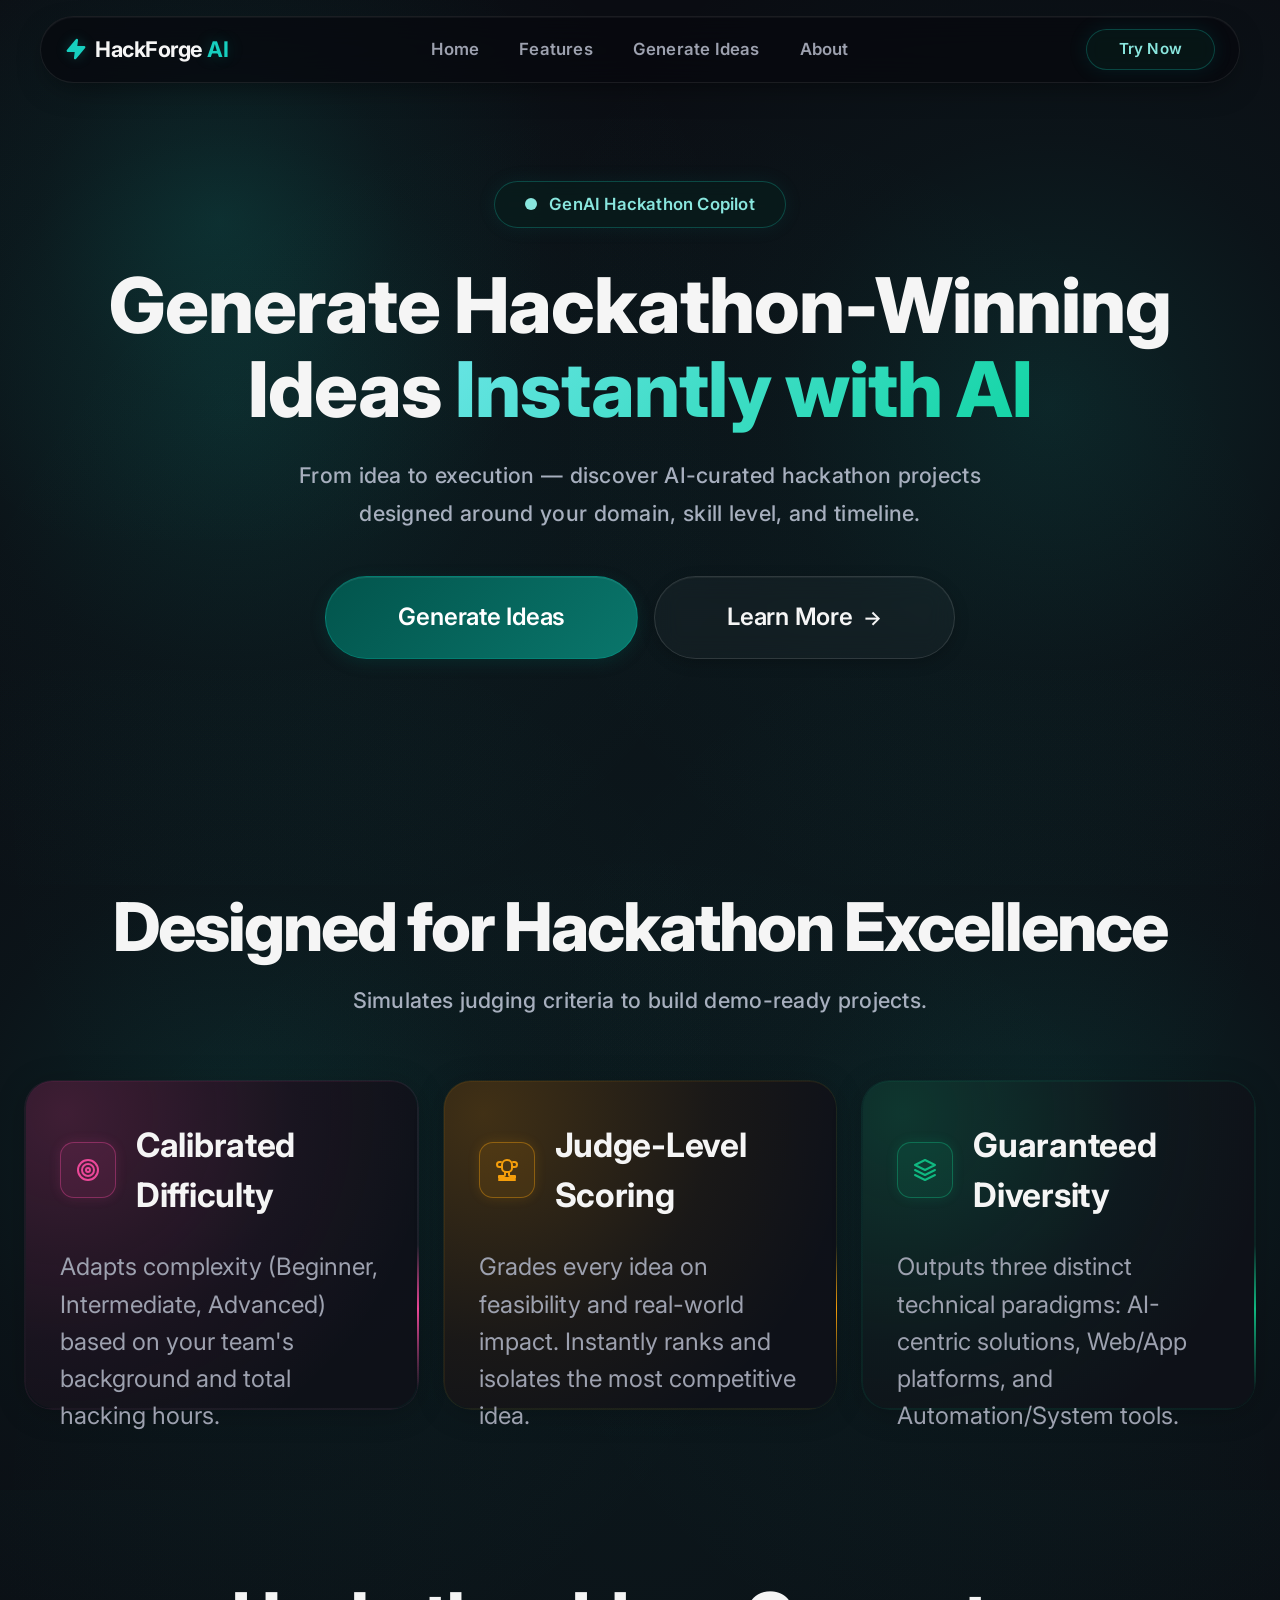
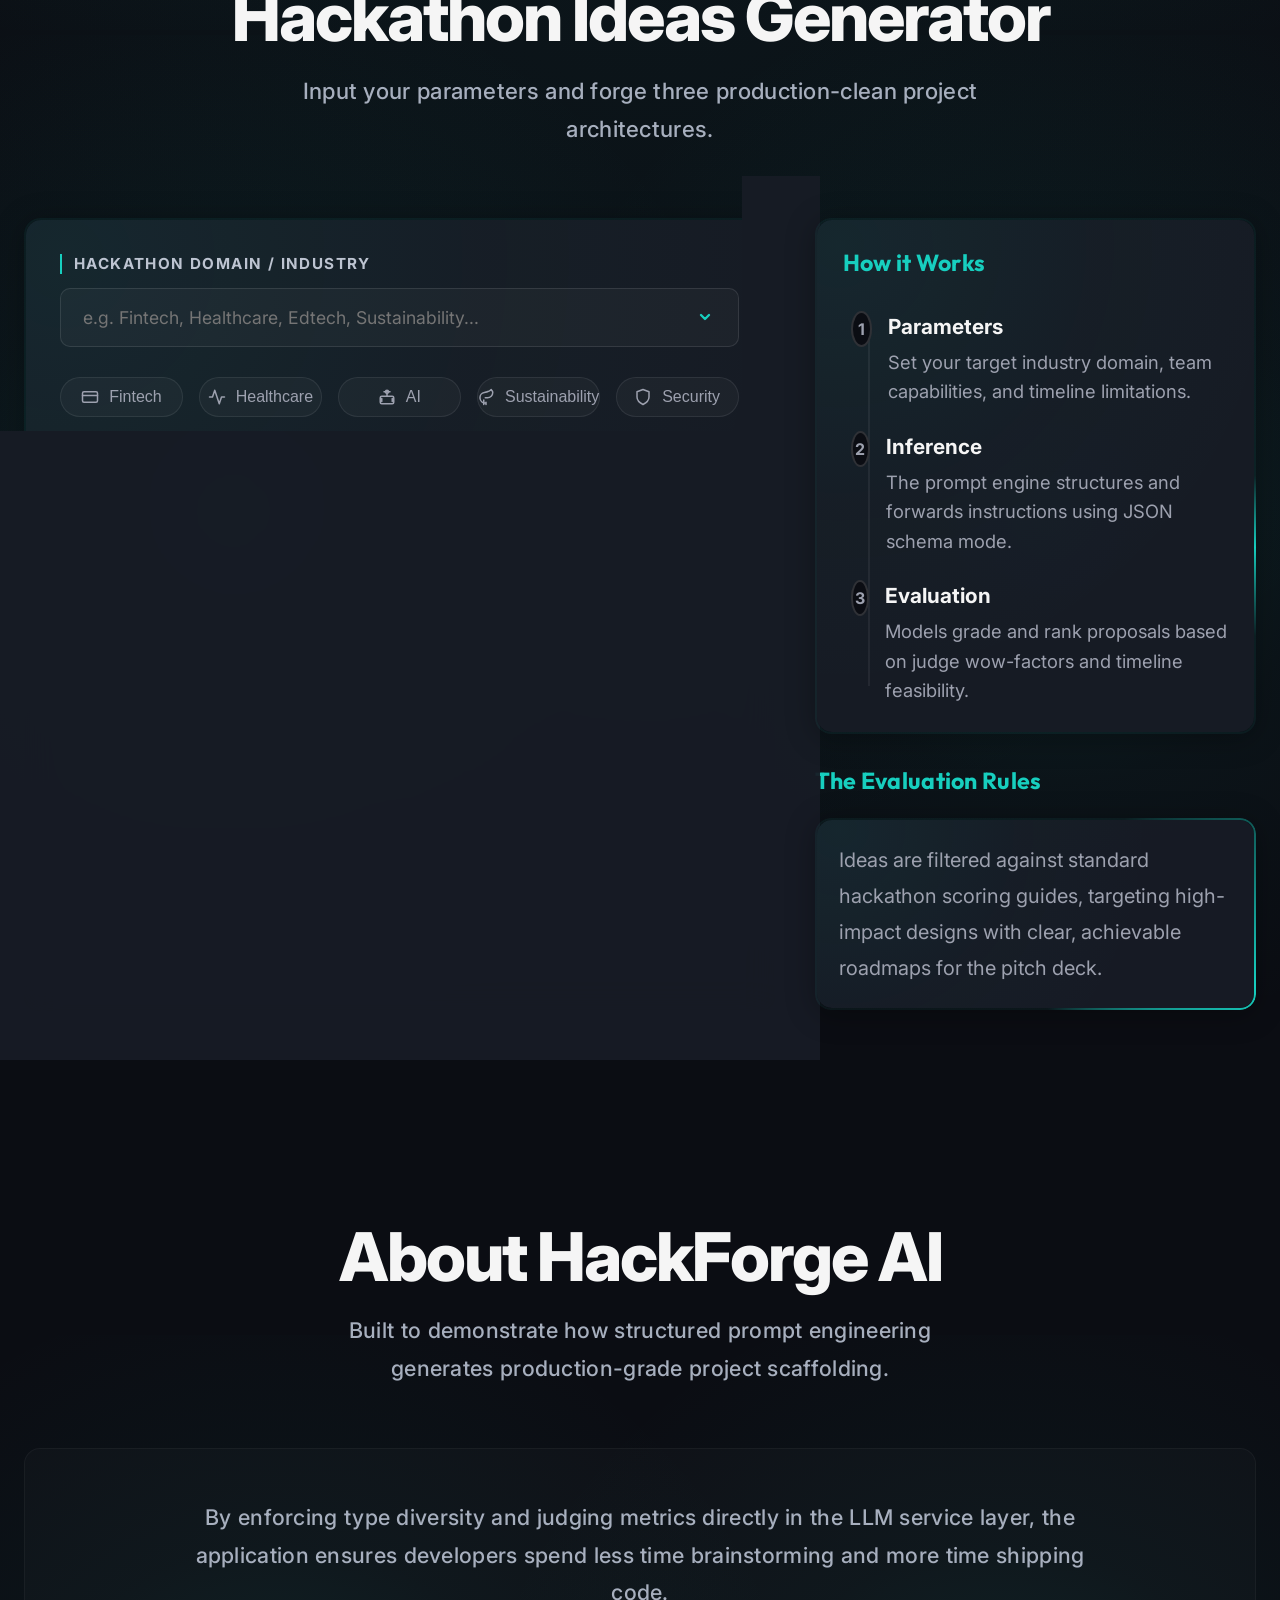
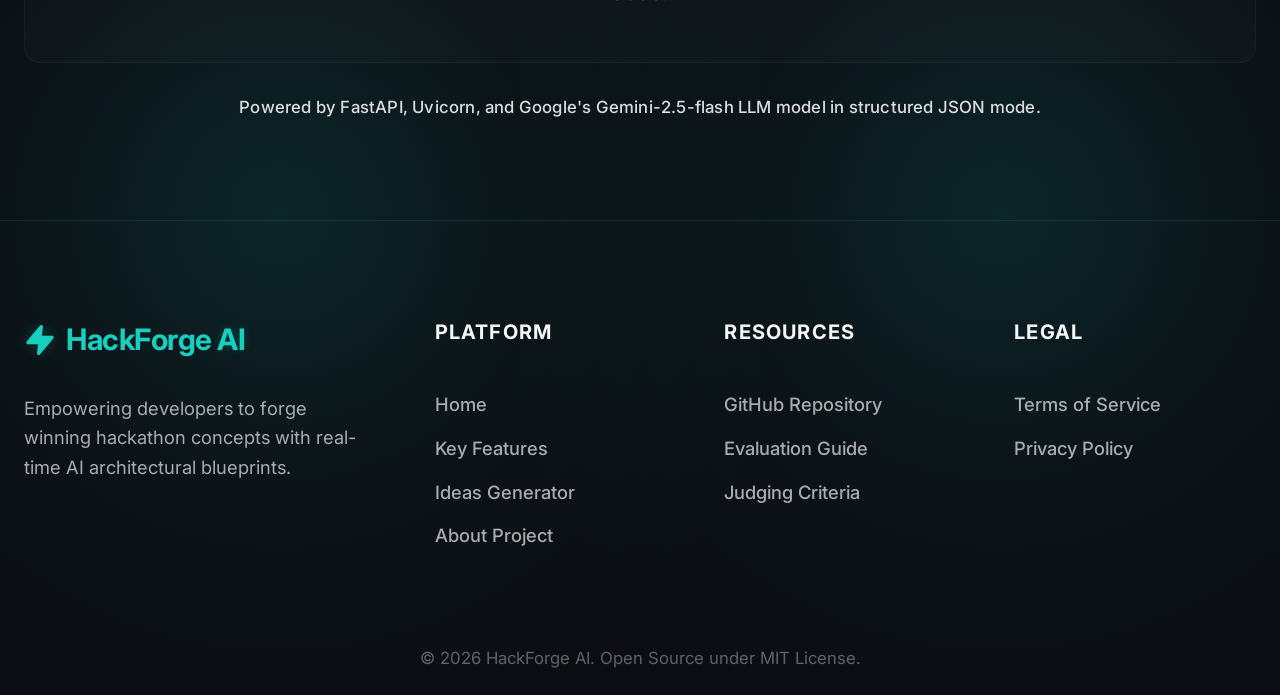
<file: frontend/index.html>
<!DOCTYPE html>
<html lang="en">
<head>
    <meta charset="UTF-8">
    <meta name="viewport" content="width=device-width, initial-scale=1.0">
    <title>HackForge AI – AI Hackathon Idea Generator</title>
    <!-- Google Fonts for premium developer aesthetic -->
    <link rel="preconnect" href="https://fonts.googleapis.com">
    <link rel="preconnect" href="https://fonts.gstatic.com" crossorigin>
    <link href="https://fonts.googleapis.com/css2?family=Inter:wght@300;400;500;600;700;800&family=Montserrat:wght@400;500;600;700;800&family=Outfit:wght@300;400;500;600;700;800&family=Poppins:wght@400;500;600;700;800;900&family=Space+Grotesk:wght@400;500;600;700&display=swap" rel="stylesheet">
    <link rel="stylesheet" href="style.css?v=11.74">
</head>
<body>
    <!-- Abstract Background Ambient Glows -->
    <div class="background-decor-1"></div>
    <div class="background-decor-3"></div>
    <div class="background-decor-4"></div>

    <!-- Fixed Header / Navbar -->
    <nav class="navbar">
        <div class="nav-container">
            <a href="#home" class="nav-logo">
                <svg class="logo-icon-svg" viewBox="0 0 24 24" fill="none" stroke="currentColor" stroke-width="2.5" stroke-linecap="round" stroke-linejoin="round">
                    <polygon points="13 2 3 14 12 14 11 22 21 10 12 10 13 2"></polygon>
                </svg>
                <span class="logo-text">HackForge <span class="accent-text">AI</span></span>
            </a>
            <div class="nav-menu" id="nav-menu">
                <a href="#home" class="nav-link">Home</a>
                <a href="#features" class="nav-link">Features</a>
                <a href="#generate" class="nav-link">Generate Ideas</a>
                <a href="#about" class="nav-link">About</a>
                <a href="#generate" class="nav-cta mobile-cta">Try Now</a>
            </div>
            <a href="#generate" class="nav-cta desktop-cta">Try Now</a>
            <button class="nav-toggle" id="nav-toggle" aria-label="Toggle menu">
                <span class="bar"></span>
                <span class="bar"></span>
                <span class="bar"></span>
            </button>
        </div>
    </nav>

    <!-- Hero Section -->
    <header id="home" class="hero-section">
        <div class="background-decor-2"></div>
        <div class="background-decor-5"></div>
        <div class="hero-content">
            <span class="hero-tagline">GenAI Hackathon Copilot</span>
            <h1 class="hero-title">Generate Hackathon-Winning Ideas <span class="gradient-text">Instantly with AI</span></h1>
            <p class="hero-subtitle">From idea to execution — discover AI-curated hackathon projects designed around your domain, skill level, and timeline.</p>
            <div class="hero-ctas">
                <a href="#generate" class="btn-primary">Generate Ideas</a>
                <a href="#features" class="btn-secondary">Learn More<span class="btn-arrow">→</span></a>
            </div>
        </div>
    </header>

    <!-- Features Section -->
    <section id="features" class="features-section">
        <div class="background-decor-2"></div>
        <div class="background-decor-5"></div>
        <div class="features-wrapper">
            <div class="section-header">
                <h2>Designed for Hackathon Excellence</h2>
                <p>Simulates judging criteria to build demo-ready projects.</p>
            </div>
            <div class="features-grid">
                <div class="feature-card card-pink">
                    <div class="card-header">
                        <div class="feat-icon">
                            <svg xmlns="http://www.w3.org/2000/svg" viewBox="0 0 24 24" fill="none" stroke="currentColor" stroke-width="2" stroke-linecap="round" stroke-linejoin="round">
                                <circle cx="12" cy="12" r="10"></circle>
                                <circle cx="12" cy="12" r="6"></circle>
                                <circle cx="12" cy="12" r="2"></circle>
                            </svg>
                        </div>
                        <h3>Calibrated Difficulty</h3>
                    </div>
                    <p>Adapts complexity (Beginner, Intermediate, Advanced) based on your team's background and total hacking hours.</p>
                </div>
                <div class="feature-card card-amber">
                    <div class="card-header">
                        <div class="feat-icon">
                            <svg xmlns="http://www.w3.org/2000/svg" viewBox="0 0 24 24" fill="none" stroke="currentColor" stroke-width="2" stroke-linecap="round" stroke-linejoin="round">
                                <path d="M6 9H4.5a2.5 2.5 0 0 1 0-5H6"></path>
                                <path d="M18 9h1.5a2.5 2.5 0 0 0 0-5H18"></path>
                                <path d="M4 22h16"></path>
                                <path d="M10 14.66V17c0 .55-.45 1-1 1H4v2h16v-2h-5c-.55 0-1-.45-1-1v-2.34"></path>
                                <path d="M12 2a5 5 0 0 0-5 5v3c0 2.2 1.8 4 4 4h2c2.2 0 4-1.8 4-4V7a5 5 0 0 0-5-5z"></path>
                            </svg>
                        </div>
                        <h3>Judge-Level Scoring</h3>
                    </div>
                    <p>Grades every idea on feasibility and real-world impact. Instantly ranks and isolates the most competitive idea.</p>
                </div>
                <div class="feature-card card-green">
                    <div class="card-header">
                        <div class="feat-icon">
                            <svg xmlns="http://www.w3.org/2000/svg" viewBox="0 0 24 24" fill="none" stroke="currentColor" stroke-width="2" stroke-linecap="round" stroke-linejoin="round">
                                <polygon points="12 2 2 7 12 12 22 7 12 2"></polygon>
                                <polyline points="2 17 12 22 22 17"></polyline>
                                <polyline points="2 12 12 17 22 12"></polyline>
                            </svg>
                        </div>
                        <h3>Guaranteed Diversity</h3>
                    </div>
                    <p>Outputs three distinct technical paradigms: AI-centric solutions, Web/App platforms, and Automation/System tools.</p>
                </div>
            </div>
        </div>
    </section>

    <!-- Generator Dashboard Section -->
    <section id="generate" class="generator-section">
        <div class="background-decor-2"></div>
        <div class="background-decor-5"></div>
        <div class="generator-wrapper">
            <div class="section-header">
                <h2>Hackathon Ideas Generator</h2>
                <p>Input your parameters and forge three production-clean project architectures.</p>
            </div>

        <div class="dashboard-grid">
            <!-- Left Side: Input Card -->
            <div class="generator-card">
                <form id="idea-form" class="forge-form">
                    <div class="form-group">
                        <label for="domain">Hackathon Domain / Industry</label>
                        <div class="smart-input-container">
                            <input type="text" id="domain" name="domain" placeholder="e.g. Fintech, Healthcare, Edtech, Sustainability..." required autocomplete="off">
                            <span class="dropdown-arrow-btn">
                                <svg class="chevron-svg" viewBox="0 0 24 24">
                                    <path d="M6 9l6 6 6-6" />
                                </svg>
                            </span>
                            <div class="suggestions-dropdown hidden" id="suggestions-box">
                                <div class="suggestion-item">Fintech & Banking</div>
                                <div class="suggestion-item">Healthcare & MedTech</div>
                                <div class="suggestion-item">Artificial Intelligence & ML</div>
                                <div class="suggestion-item">Sustainability & ClimateTech</div>
                                <div class="suggestion-item">Cyber Security & Privacy</div>
                                <div class="suggestion-item">Edtech & Digital Learning</div>
                                <div class="suggestion-item">Web3 & Blockchain</div>
                                <div class="suggestion-item">E-commerce & Retail</div>
                                <div class="suggestion-item">Game Development & AR/VR</div>
                                <div class="suggestion-item">IoT & Smart Home</div>
                                <div class="suggestion-item">Robotics & Automation</div>
                                <div class="suggestion-item">Clean Energy & Grid</div>
                                <div class="suggestion-item">Agriculture & FoodTech</div>
                                <div class="suggestion-item">Travel & Tourism</div>
                                <div class="suggestion-item">SpaceTech & Aerospace</div>
                                <div class="suggestion-item">Logistics & Supply Chain</div>
                                <div class="suggestion-item">Developer Tools & Productivity</div>
                            </div>
                        </div>
                        <div class="quick-pills-container">
                            <button type="button" class="quick-pill" data-value="Fintech">
                                <svg class="pill-icon" viewBox="0 0 24 24" fill="none" stroke="currentColor" stroke-width="2" stroke-linecap="round" stroke-linejoin="round">
                                    <rect x="2" y="5" width="20" height="14" rx="2" ry="2"></rect>
                                    <line x1="2" y1="10" x2="22" y2="10"></line>
                                </svg>
                                Fintech
                            </button>
                            <button type="button" class="quick-pill" data-value="Healthcare">
                                <svg class="pill-icon" viewBox="0 0 24 24" fill="none" stroke="currentColor" stroke-width="2" stroke-linecap="round" stroke-linejoin="round">
                                    <path d="M22 12h-4l-3 9L9 3l-3 9H2"></path>
                                </svg>
                                Healthcare
                            </button>
                            <button type="button" class="quick-pill" data-value="Artificial Intelligence">
                                <svg class="pill-icon" viewBox="0 0 24 24" fill="none" stroke="currentColor" stroke-width="2" stroke-linecap="round" stroke-linejoin="round">
                                    <rect x="3" y="11" width="18" height="10" rx="2"></rect>
                                    <circle cx="12" cy="5" r="2"></circle>
                                    <path d="M12 7v4M8 5h8M5 14v4M19 14v4"></path>
                                </svg>
                                AI
                            </button>
                            <button type="button" class="quick-pill" data-value="Sustainability">
                                <svg class="pill-icon" viewBox="0 0 24 24" fill="none" stroke="currentColor" stroke-width="2" stroke-linecap="round" stroke-linejoin="round">
                                    <path d="M11 20A7 7 0 0 1 9.8 6.1C15.5 5 17 4.48 19 2c1 2 2 2 2 4a7 7 0 0 1-7 7h-3M9 22v-6M12 22v-3"></path>
                                </svg>
                                Sustainability
                            </button>
                            <button type="button" class="quick-pill" data-value="Cyber Security">
                                <svg class="pill-icon" viewBox="0 0 24 24" fill="none" stroke="currentColor" stroke-width="2" stroke-linecap="round" stroke-linejoin="round">
                                    <path d="M12 22s8-4 8-10V5l-8-3-8 3v7c0 6 8 10 8 10z"></path>
                                </svg>
                                Security
                            </button>
                        </div>
                    </div>
                    
                    <div class="form-group">
                        <label>Your Skill Level</label>
                        <div class="skill-cards-grid">
                            <label class="skill-card-label">
                                <input type="radio" name="skill-level" value="Beginner" required>
                                <div class="skill-card-inner">
                                    <span class="card-icon">
                                        <svg class="skill-icon" viewBox="0 0 24 24" fill="none" stroke="currentColor" stroke-width="2.2" stroke-linecap="round" stroke-linejoin="round">
                                            <path d="M12 22V10M12 10a5 5 0 0 1 5-5h2M12 14a5 5 0 0 0-5-5H5"></path>
                                        </svg>
                                    </span>
                                    <div class="card-meta">
                                        <h4>Beginner</h4>
                                        <p>CRUD & Simple APIs</p>
                                    </div>
                                </div>
                            </label>
                            <label class="skill-card-label">
                                <input type="radio" name="skill-level" value="Intermediate" checked required>
                                <div class="skill-card-inner">
                                    <span class="card-icon">
                                        <svg class="skill-icon" viewBox="0 0 24 24" fill="none" stroke="currentColor" stroke-width="2.2" stroke-linecap="round" stroke-linejoin="round">
                                            <polygon points="13 2 3 14 12 14 11 22 21 10 12 10 13 2"></polygon>
                                        </svg>
                                    </span>
                                    <div class="card-meta">
                                        <h4>Intermediate</h4>
                                        <p>AI + Cloud Integrations</p>
                                    </div>
                                </div>
                            </label>
                            <label class="skill-card-label">
                                <input type="radio" name="skill-level" value="Advanced" required>
                                <div class="skill-card-inner">
                                    <span class="card-icon">
                                        <svg class="skill-icon" viewBox="0 0 24 24" fill="none" stroke="currentColor" stroke-width="2.2" stroke-linecap="round" stroke-linejoin="round">
                                            <path d="M8.5 14.5A2.5 2.5 0 0 0 11 12c0-1.38-.5-2-1-3-1.072-2.143-.224-4.054 2-6 .5 2.5 2 4.9 4 6.5 2 1.6 3 3.5 3 5.5a7 7 0 1 1-14 0c0-1.153.433-2.294 1-3a2.5 2.5 0 0 0 2.5 2.5z"></path>
                                        </svg>
                                    </span>
                                    <div class="card-meta">
                                        <h4>Advanced</h4>
                                        <p>Complex Systems</p>
                                    </div>
                                </div>
                            </label>
                        </div>
                    </div>

                    <div class="form-group">
                        <label>Hacking Hours</label>
                        <div class="time-segments">
                            <label class="time-segment-label">
                                <input type="radio" name="time-available" value="10" required>
                                <div class="time-segment-inner">10 Hours</div>
                            </label>
                            <label class="time-segment-label">
                                <input type="radio" name="time-available" value="15" required>
                                <div class="time-segment-inner">15 Hours</div>
                            </label>
                            <label class="time-segment-label">
                                <input type="radio" name="time-available" value="24" required>
                                <div class="time-segment-inner">24 Hours</div>
                            </label>
                            <label class="time-segment-label">
                                <input type="radio" name="time-available" value="36" required>
                                <div class="time-segment-inner">36 Hours</div>
                            </label>
                            <label class="time-segment-label">
                                <input type="radio" name="time-available" value="48" checked required>
                                <div class="time-segment-inner">48 Hours</div>
                            </label>
                            <label class="time-segment-label">
                                <input type="radio" name="time-available" value="72" required>
                                <div class="time-segment-inner">72 Hours</div>
                            </label>
                        </div>
                    </div>

                    <button type="submit" id="submit-btn" class="forge-btn">
                        <span class="btn-text">Forge Ideas</span>
                        <span class="btn-glow"></span>
                    </button>
                </form>

                <!-- Error Container -->
                <div id="error-box" class="error-container hidden">
                    <div class="error-icon">⚠️</div>
                    <div class="error-details">
                        <h3>Connection Failed</h3>
                        <p id="error-message">Could not connect to the backend server. Please verify the backend is running.</p>
                    </div>
                </div>
            </div>

            <!-- Right Side: Sidebar Info -->
            <aside class="info-sidebar">
                <div class="sidebar-block">
                    <h3>How it Works</h3>
                    <div class="sidebar-stepper">
                        <div class="stepper-step">
                            <div class="step-num">1</div>
                            <div class="step-content">
                                <strong>Parameters</strong>
                                <p>Set your target industry domain, team capabilities, and timeline limitations.</p>
                            </div>
                        </div>
                        <div class="stepper-step">
                            <div class="step-num">2</div>
                            <div class="step-content">
                                <strong>Inference</strong>
                                <p>The prompt engine structures and forwards instructions using JSON schema mode.</p>
                            </div>
                        </div>
                        <div class="stepper-step">
                            <div class="step-num">3</div>
                            <div class="step-content">
                                <strong>Evaluation</strong>
                                <p>Models grade and rank proposals based on judge wow-factors and timeline feasibility.</p>
                            </div>
                        </div>
                    </div>
                </div>
                <div class="sidebar-block evaluation-block">
                    <h3>The Evaluation Rules</h3>
                    <div class="evaluation-card">
                        <p>Ideas are filtered against standard hackathon scoring guides, targeting high-impact designs with clear, achievable roadmaps for the pitch deck.</p>
                    </div>
                </div>
            </aside>
        </div>

        <!-- Loader & Skeleton Loading State -->
        <div id="loader" class="loader-container hidden">
            <div class="spinner-box">
                <div class="pulse-spinner"></div>
                <p class="loading-text">Analyzing domain requirements... Calibrating difficulty... Simulating hackathon judge criteria...</p>
            </div>
            <div class="skeleton-grid">
                <div class="skeleton-card"></div>
                <div class="skeleton-card"></div>
                <div class="skeleton-card"></div>
            </div>
        </div>

        <!-- Results Section (Dynamic) -->
        <div id="results" class="results-container hidden">
            <!-- Highlighted Best Idea Reason Box -->
            <div class="mentor-pick-container">
                <div class="ai-status-badge" id="ai-status" style="display: none;">
                    <span class="pulse-dot"></span>
                    <span class="status-text" id="ai-status-text">Gemini Active</span>
                </div>
                <div class="mentor-badge">
                    <svg class="badge-icon-svg" viewBox="0 0 24 24" fill="none" stroke="currentColor" stroke-width="2.5" stroke-linecap="round" stroke-linejoin="round">
                        <path d="M6 9H4.5a2.5 2.5 0 0 1 0-5H6"></path>
                        <path d="M18 9h1.5a2.5 2.5 0 0 0 0-5H18"></path>
                        <path d="M4 22h16"></path>
                        <path d="M10 14.66V17c0 .55-.45 1-1 1H4v2h16v-2h-5c-.55 0-1-.45-1-1v-2.34"></path>
                        <path d="M12 2a5 5 0 0 0-5 5v3c0 2.2 1.8 4 4 4h2c2.2 0 4-1.8 4-4V7a5 5 0 0 0-5-5z"></path>
                    </svg>
                    <span class="badge-title">Mentor's Top Pick</span>
                </div>
                <div class="mentor-reason-box">
                    <h3>Best Ranked Concept Recommendation:</h3>
                    <p id="ranking-reason"></p>
                </div>
            </div>

            <!-- Grid Layout of Ideas -->
            <div id="ideas-grid" class="ideas-layout-grid">
                <!-- Cards dynamically injected here -->
            </div>
        </div>
        </div>
    </section>

    <!-- About Section -->
    <section id="about" class="about-section">
        <div class="section-header">
            <h2>About HackForge AI</h2>
            <p>Built to demonstrate how structured prompt engineering generates production-grade project scaffolding.</p>
        </div>
        <div class="about-card">
            <p>By enforcing type diversity and judging metrics directly in the LLM service layer, the application ensures developers spend less time brainstorming and more time shipping code.</p>
        </div>
        <p class="about-powered">Powered by FastAPI, Uvicorn, and Google's Gemini-2.5-flash LLM model in structured JSON mode.</p>
    </section>

    <!-- Expanded Idea Details Modal -->
    <div id="details-modal" class="modal-overlay hidden" role="dialog" aria-modal="true">
        <div class="modal-card">
            <button class="modal-close" id="modal-close" aria-label="Close modal">&times;</button>
            <div class="modal-header">
                <div class="modal-header-top">
                    <span class="modal-type-badge" id="modal-idea-type">AI-Centric Solution</span>
                    <button id="modal-copy-btn" class="btn-copy">
                        <svg class="copy-icon" viewBox="0 0 24 24" fill="none" stroke="currentColor" stroke-width="2" stroke-linecap="round" stroke-linejoin="round">
                            <rect x="9" y="9" width="13" height="13" rx="2" ry="2"></rect>
                            <path d="M5 15H4a2 2 0 0 1-2-2V4a2 2 0 0 1 2-2h9a2 2 0 0 1 2 2v1"></path>
                        </svg>
                        <span class="copy-btn-text">Copy Markdown</span>
                    </button>
                </div>
                <h2 id="modal-idea-title">Project Title Placeholder</h2>
                <p id="modal-idea-desc">Project description placeholder text...</p>
            </div>
            <div class="modal-body">
                <div class="modal-column">
                    <h3>Technologies & Tools</h3>
                    <div class="modal-tech-list" id="modal-tech-list">
                        <!-- Tech tags injected here -->
                    </div>
                    
                    <div class="modal-scores">
                        <h3>Judge Metrics</h3>
                        <div class="score-meters">
                            <div class="meter-group">
                                <div class="meter-label-row">
                                    <span>Complexity Level</span>
                                    <span class="meter-val" id="modal-complexity-val">6/10</span>
                                </div>
                                <div class="meter-bar-outer">
                                    <div class="meter-bar-inner complexity-bar" id="modal-complexity-bar"></div>
                                </div>
                            </div>
                            <div class="meter-group">
                                <div class="meter-label-row">
                                    <span>Demo Impact</span>
                                    <span class="meter-val" id="modal-impact-val">8/10</span>
                                </div>
                                <div class="meter-bar-outer">
                                    <div class="meter-bar-inner impact-bar" id="modal-impact-bar"></div>
                                </div>
                            </div>
                        </div>
                    </div>
                </div>

                <div class="modal-column">
                    <div class="modal-roadmap-header">
                        <h3>Demo Roadmap Checklist</h3>
                        <div class="roadmap-progress-container" id="modal-progress-container">
                            <div class="progress-header">
                                <span class="progress-label">Task Progress</span>
                                <span class="progress-percent" id="modal-progress-percent">0% Completed</span>
                            </div>
                            <div class="progress-bar-outer">
                                <div class="progress-bar-inner" id="modal-progress-bar"></div>
                            </div>
                        </div>
                    </div>
                    <ul class="modal-roadmap-list" id="modal-roadmap-list">
                        <!-- Roadmap steps injected here -->
                    </ul>
                </div>
            </div>
        </div>
    </div>

    <!-- Evaluation Guide Modal -->
    <div id="evaluation-modal" class="modal-overlay hidden" role="dialog" aria-modal="true">
        <div class="modal-card teal-modal-card">
            <button class="modal-close" id="evaluation-modal-close" aria-label="Close modal">&times;</button>
            <div class="modal-header">
                <span class="modal-type-badge">Resource Guide</span>
                <h2>Evaluation Guide</h2>
                <p>How HackForge AI analyzes, scores, and refines hackathon project concepts.</p>
            </div>
            <div class="modal-body">
                <div class="info-grid">
                    <div class="info-card">
                        <h3><span class="num">01.</span> Dynamic Calibration</h3>
                        <p>HackForge AI adjusts the difficulty calibration based on your team's hacking duration and background:
                            <ul>
                                <li><strong>Beginner (24h-48h):</strong> Serverless stacks, pre-built API integrations, and single-pane UI templates to guarantee a working demo.</li>
                                <li><strong>Intermediate (48h-72h):</strong> Structured databases, basic background workers, and modular design patterns.</li>
                                <li><strong>Advanced (72h+ / Weeks):</strong> Microservices, queue systems, custom ML model tuning, and production-grade architectures.</li>
                            </ul>
                        </p>
                    </div>
                    <div class="info-card">
                        <h3><span class="num">02.</span> Feasibility Check</h3>
                        <p>The AI recommendation engine validates your choice of technology against current production standards, library compatibilities, and learning curves, ensuring you don't pick libraries that are deprecated or excessively difficult to boot up in a high-pressure weekend environment.</p>
                    </div>
                    <div class="info-card">
                        <h3><span class="num">03.</span> Blueprint Validation</h3>
                        <p>Every generated idea undergoes a structural breakdown into three layers: Frontend client console, backend orchestration APIs, and storage databases/caches. This ensures your project is scalable, structured, and easy to present to judges.</p>
                    </div>
                </div>
            </div>
        </div>
    </div>

    <!-- Judging Criteria Modal -->
    <div id="criteria-modal" class="modal-overlay hidden" role="dialog" aria-modal="true">
        <div class="modal-card teal-modal-card">
            <button class="modal-close" id="criteria-modal-close" aria-label="Close modal">&times;</button>
            <div class="modal-header">
                <span class="modal-type-badge">Judging Matrix</span>
                <h2>Judging Criteria</h2>
                <p>Standard hackathon scoring dimensions modeled by our evaluation engine.</p>
            </div>
            <div class="modal-body">
                <div class="info-grid">
                    <div class="info-card">
                        <h3><span class="num">01.</span> Execution <span class="weight-badge">30%</span></h3>
                        <p>Judges evaluate the depth of technical execution, correct choice of tools, architecture cleanliness, and how much functional code was actually built. Strive for a robust integration over simple mockups.</p>
                    </div>
                    <div class="info-card">
                        <h3><span class="num">02.</span> Demo Impact <span class="weight-badge">25%</span></h3>
                        <p>Can this project be built in the given timeframe? Does it solve a real pain point, and is the solution demo-ready? Our engine evaluates this through standard complexity vs. feasibility algorithms.</p>
                    </div>
                    <div class="info-card">
                        <h3><span class="num">03.</span> Innovation <span class="weight-badge">25%</span></h3>
                        <p>Originality of the concept, novelty of the GenAI integrations, and creative problem-solving approach. Avoid carbon-copy ideas and focus on unique angles.</p>
                    </div>
                    <div class="info-card">
                        <h3><span class="num">04.</span> Design & UX <span class="weight-badge">20%</span></h3>
                        <p>Clean visual interface, responsive layout, clear user flows, and general aesthetic appeal. A polished design greatly increases user engagement and judge favorability.</p>
                    </div>
                </div>
            </div>
        </div>
    </div>

    <!-- Footer -->
    <footer class="app-footer">
        <div class="footer-container">
            <div class="footer-grid">
                <!-- Column 1: Brand Info -->
                <div class="footer-col brand-col">
                    <a href="#home" class="footer-logo">
                        <svg class="logo-icon-svg" viewBox="0 0 24 24" fill="none" stroke="currentColor" stroke-width="2.5" stroke-linecap="round" stroke-linejoin="round">
                            <polygon points="13 2 3 14 12 14 11 22 21 10 12 10 13 2"></polygon>
                        </svg>
                        <span class="logo-text">HackForge <span class="accent-text">AI</span></span>
                    </a>
                    <p class="brand-description">Empowering developers to forge winning hackathon concepts with real-time AI architectural blueprints.</p>
                </div>
                
                <!-- Column 2: Platform Links -->
                <div class="footer-col">
                    <h4>Platform</h4>
                    <ul class="footer-links-list">
                        <li><a href="#home">Home</a></li>
                        <li><a href="#features">Key Features</a></li>
                        <li><a href="#generate">Ideas Generator</a></li>
                        <li><a href="#about">About Project</a></li>
                    </ul>
                </div>
                
                <!-- Column 3: Resources Links -->
                <div class="footer-col">
                    <h4>Resources</h4>
                    <ul class="footer-links-list">
                        <li><a href="https://github.com/SohanGhosh385/HackForge-AI" target="_blank" rel="noopener noreferrer">GitHub Repository</a></li>
                        <li><a href="#" id="footer-eval-btn">Evaluation Guide</a></li>
                        <li><a href="#" id="footer-criteria-btn">Judging Criteria</a></li>
                    </ul>
                </div>
                
                <!-- Column 4: Legal Links -->
                <div class="footer-col">
                    <h4>Legal</h4>
                    <ul class="footer-links-list">
                        <li><a href="terms.html">Terms of Service</a></li>
                        <li><a href="privacy.html">Privacy Policy</a></li>
                    </ul>
                </div>
            </div>
            
            <div class="footer-bottom">
                <p class="copyright">&copy; 2026 HackForge AI. Open Source under MIT License.</p>
            </div>
        </div>
    </footer>

    <!-- Floating Back to Top Button -->
    <button id="back-to-top" class="back-to-top-btn" aria-label="Back to Top">
        <svg viewBox="0 0 24 24" fill="none" stroke="currentColor" stroke-width="3" stroke-linecap="round" stroke-linejoin="round" class="arrow-icon">
            <polyline points="18 15 12 9 6 15"></polyline>
        </svg>
    </button>

    <script src="script.js?v=11.16"></script>
</body>
</html>
</file>
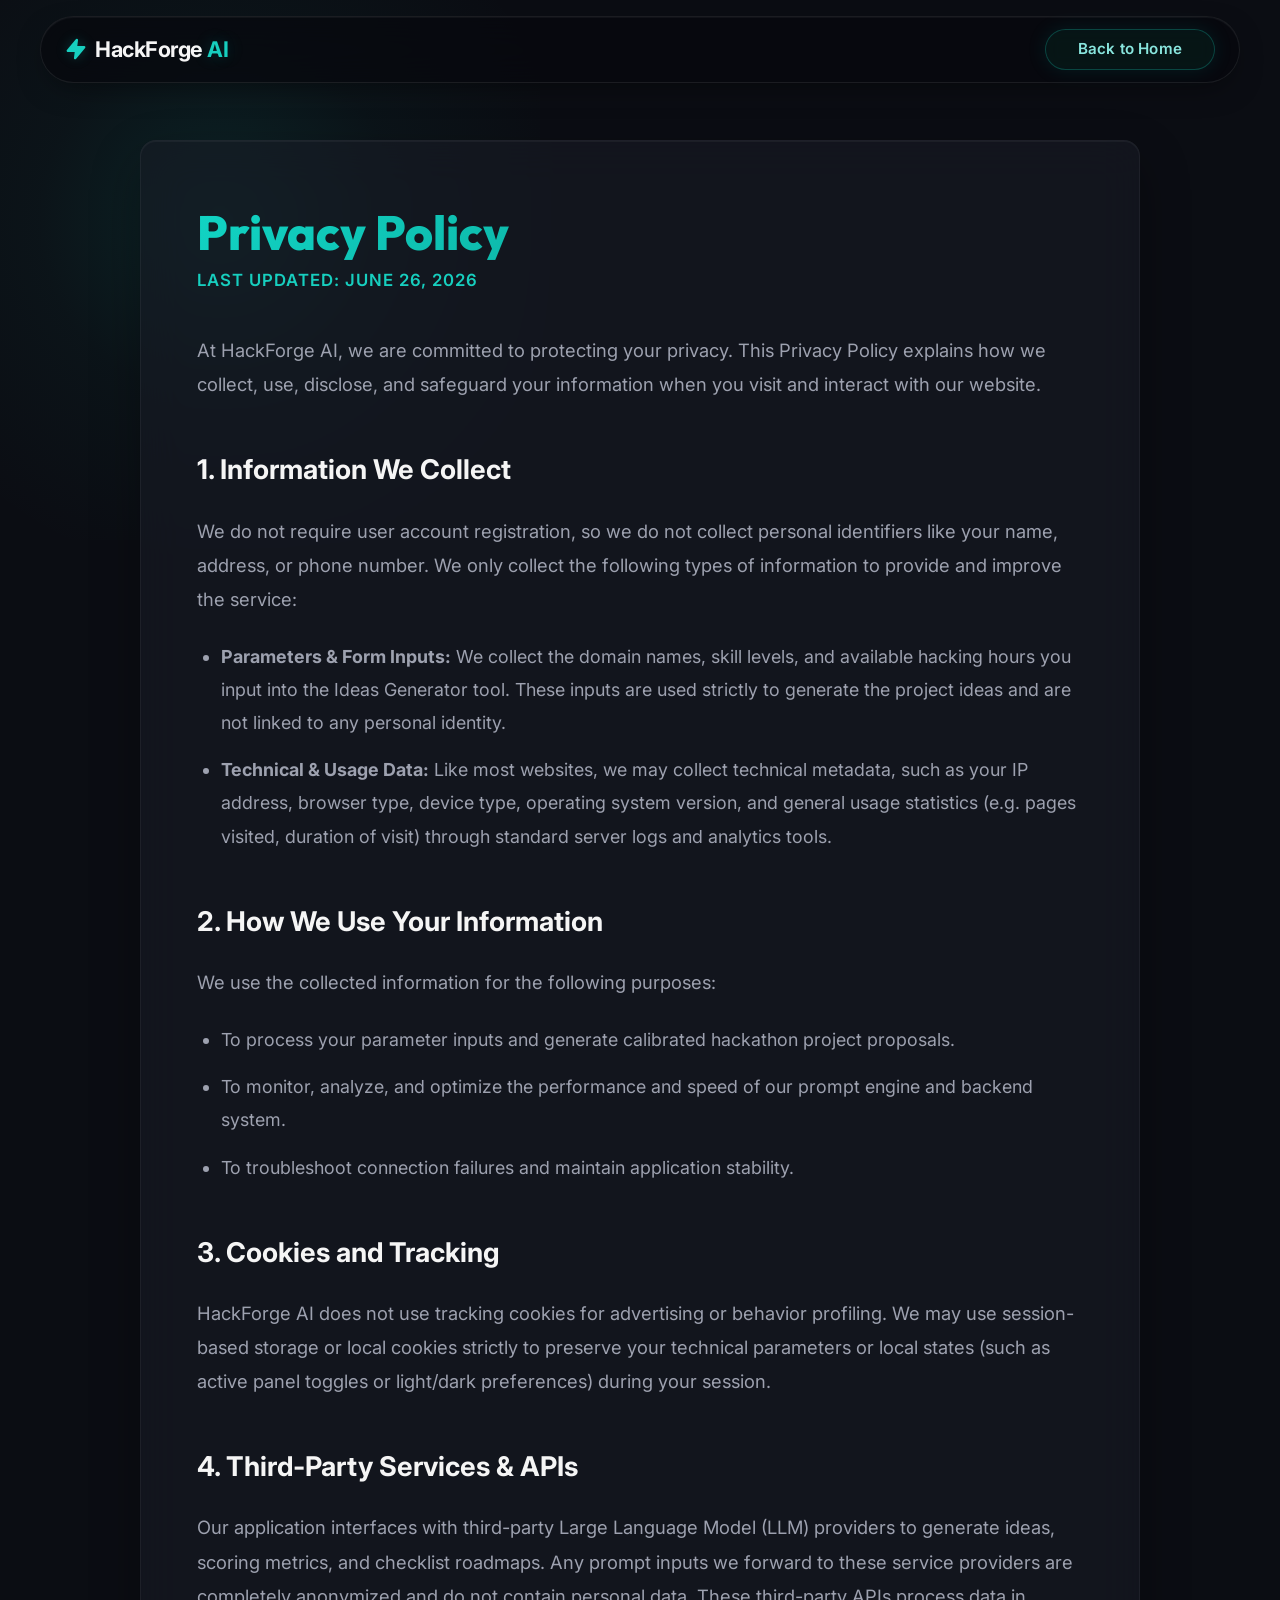
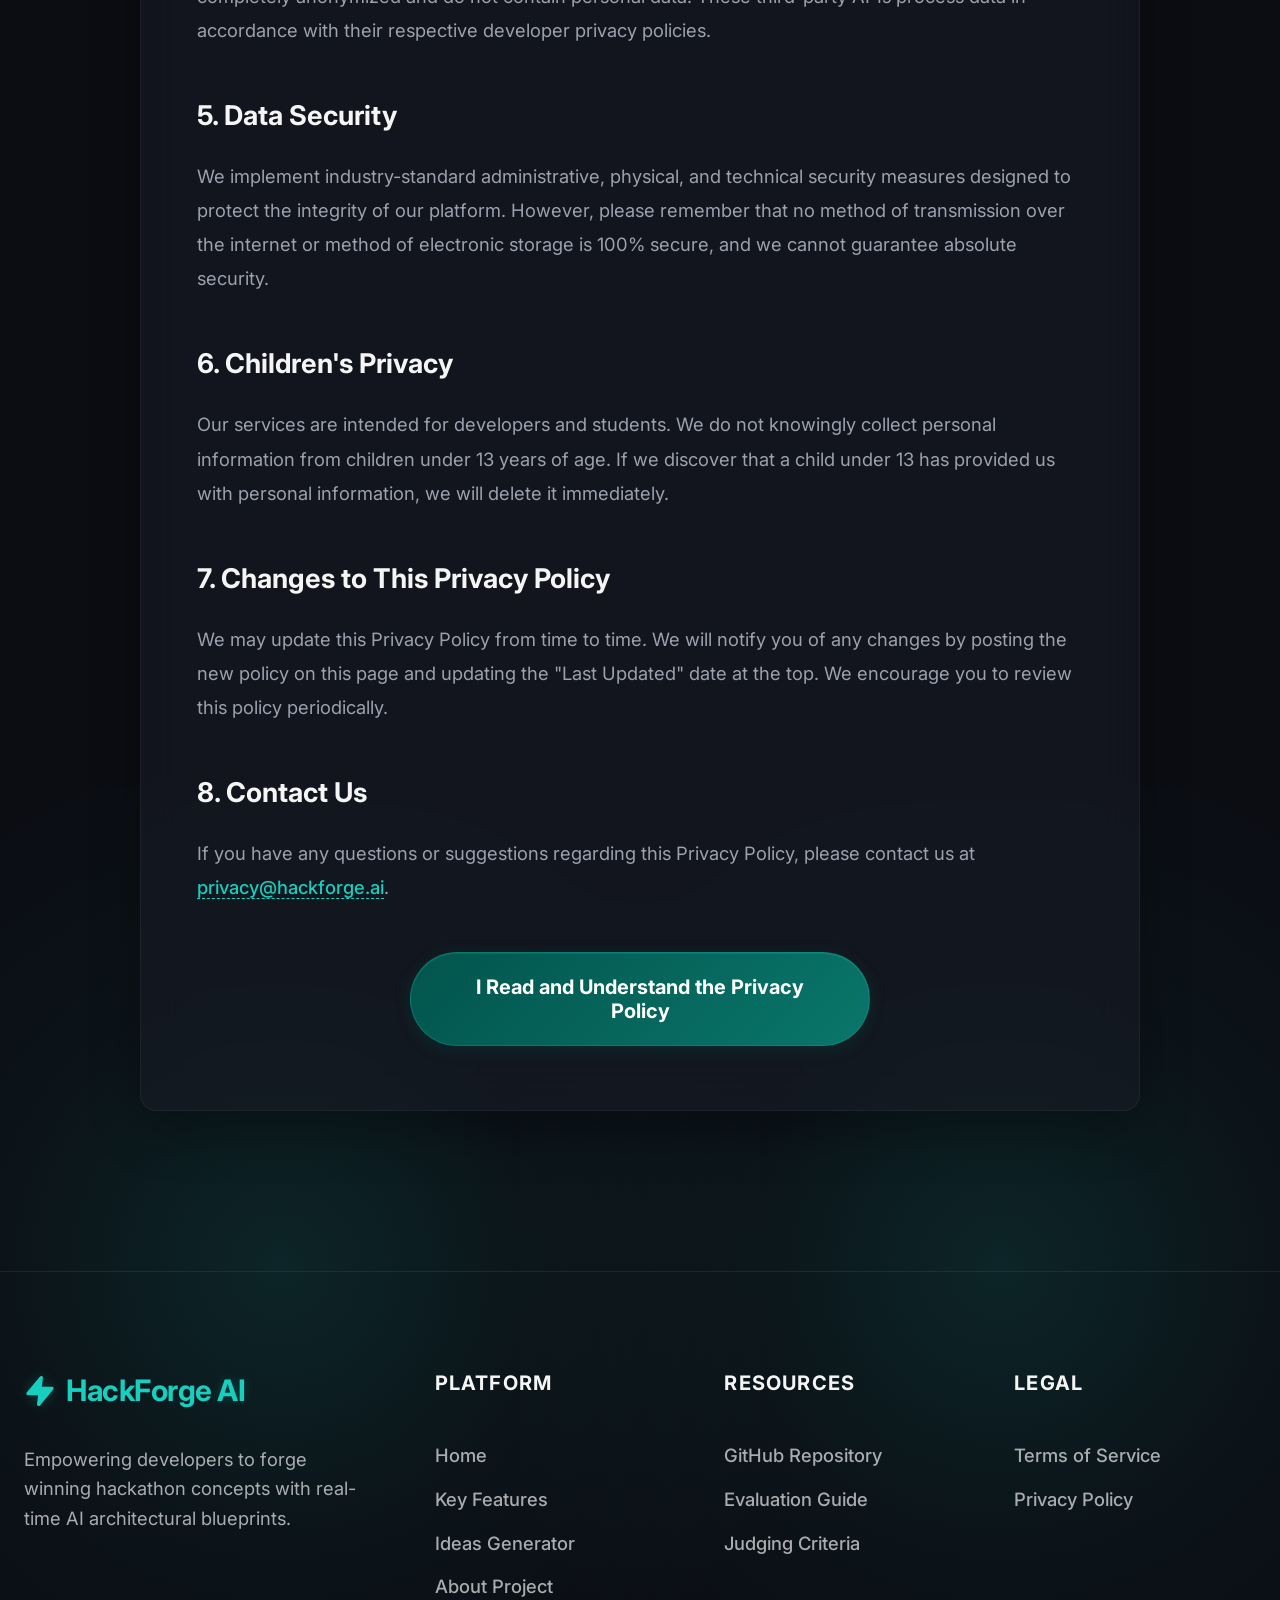
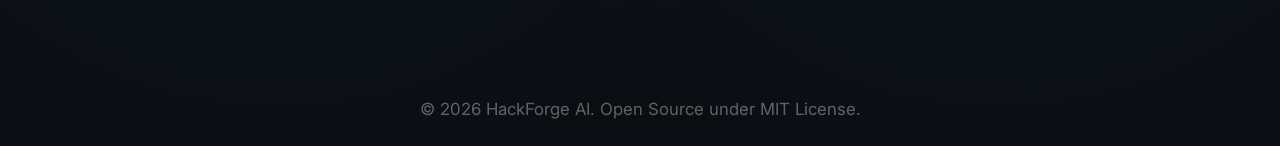
<file: frontend/privacy.html>
<!DOCTYPE html>
<html lang="en">
<head>
    <meta charset="UTF-8">
    <meta name="viewport" content="width=device-width, initial-scale=1.0">
    <title>Privacy Policy – HackForge AI</title>
    <!-- Google Fonts for premium developer aesthetic -->
    <link rel="preconnect" href="https://fonts.googleapis.com">
    <link rel="preconnect" href="https://fonts.gstatic.com" crossorigin>
    <link href="https://fonts.googleapis.com/css2?family=Inter:wght@300;400;500;600;700;800&family=Montserrat:wght@400;500;600;700;800&family=Outfit:wght@300;400;500;600;700;800&family=Poppins:wght@400;500;600;700;800;900&family=Space+Grotesk:wght@400;500;600;700&display=swap" rel="stylesheet">
    <link rel="stylesheet" href="style.css?v=11.74">
</head>
<body>
    <!-- Abstract Background Ambient Glows -->
    <div class="background-decor-1"></div>
    <div class="background-decor-3"></div>
    <div class="background-decor-4"></div>

    <!-- Fixed Header / Navbar (Simplified for static pages) -->
    <nav class="navbar">
        <div class="nav-container">
            <a href="index.html" class="nav-logo">
                <svg class="logo-icon-svg" viewBox="0 0 24 24" fill="none" stroke="currentColor" stroke-width="2.5" stroke-linecap="round" stroke-linejoin="round">
                    <polygon points="13 2 3 14 12 14 11 22 21 10 12 10 13 2"></polygon>
                </svg>
                <span class="logo-text">HackForge <span class="accent-text">AI</span></span>
            </a>
            <div class="nav-menu"></div>
            <a href="index.html" class="nav-cta desktop-cta">Back to Home</a>
        </div>
    </nav>

    <!-- Document Section -->
    <main class="document-section">
        <div class="document-container">
            <article class="document-card">
                <h1>Privacy Policy</h1>
                <div class="document-last-updated">Last Updated: June 26, 2026</div>
                
                <div class="document-content">
                    <p>At HackForge AI, we are committed to protecting your privacy. This Privacy Policy explains how we collect, use, disclose, and safeguard your information when you visit and interact with our website.</p>
                    
                    <h2>1. Information We Collect</h2>
                    <p>We do not require user account registration, so we do not collect personal identifiers like your name, address, or phone number. We only collect the following types of information to provide and improve the service:</p>
                    <ul>
                        <li><strong>Parameters & Form Inputs:</strong> We collect the domain names, skill levels, and available hacking hours you input into the Ideas Generator tool. These inputs are used strictly to generate the project ideas and are not linked to any personal identity.</li>
                        <li><strong>Technical & Usage Data:</strong> Like most websites, we may collect technical metadata, such as your IP address, browser type, device type, operating system version, and general usage statistics (e.g. pages visited, duration of visit) through standard server logs and analytics tools.</li>
                    </ul>
                    
                    <h2>2. How We Use Your Information</h2>
                    <p>We use the collected information for the following purposes:</p>
                    <ul>
                        <li>To process your parameter inputs and generate calibrated hackathon project proposals.</li>
                        <li>To monitor, analyze, and optimize the performance and speed of our prompt engine and backend system.</li>
                        <li>To troubleshoot connection failures and maintain application stability.</li>
                    </ul>
                    
                    <h2>3. Cookies and Tracking</h2>
                    <p>HackForge AI does not use tracking cookies for advertising or behavior profiling. We may use session-based storage or local cookies strictly to preserve your technical parameters or local states (such as active panel toggles or light/dark preferences) during your session.</p>
                    
                    <h2>4. Third-Party Services & APIs</h2>
                    <p>Our application interfaces with third-party Large Language Model (LLM) providers to generate ideas, scoring metrics, and checklist roadmaps. 
                    Any prompt inputs we forward to these service providers are completely anonymized and do not contain personal data. These third-party APIs process data in accordance with their respective developer privacy policies.</p>
                    
                    <h2>5. Data Security</h2>
                    <p>We implement industry-standard administrative, physical, and technical security measures designed to protect the integrity of our platform. However, please remember that no method of transmission over the internet or method of electronic storage is 100% secure, and we cannot guarantee absolute security.</p>
                    
                    <h2>6. Children's Privacy</h2>
                    <p>Our services are intended for developers and students. We do not knowingly collect personal information from children under 13 years of age. If we discover that a child under 13 has provided us with personal information, we will delete it immediately.</p>
                    
                    <h2>7. Changes to This Privacy Policy</h2>
                    <p>We may update this Privacy Policy from time to time. We will notify you of any changes by posting the new policy on this page and updating the "Last Updated" date at the top. We encourage you to review this policy periodically.</p>
                    
                    <h2>8. Contact Us</h2>
                    <p>If you have any questions or suggestions regarding this Privacy Policy, please contact us at <a href="mailto:privacy@hackforge.ai">privacy@hackforge.ai</a>.</p>
                </div>
                <div class="document-actions">
                    <button id="accept-privacy-btn" class="doc-btn-primary">I Read and Understand the Privacy Policy</button>
                </div>
            </article>
        </div>
    </main>

    <!-- Footer -->
    <footer class="app-footer">
        <div class="footer-container">
            <div class="footer-grid">
                <!-- Column 1: Brand Info -->
                <div class="footer-col brand-col">
                    <a href="index.html#home" class="footer-logo">
                        <svg class="logo-icon-svg" viewBox="0 0 24 24" fill="none" stroke="currentColor" stroke-width="2.5" stroke-linecap="round" stroke-linejoin="round">
                            <polygon points="13 2 3 14 12 14 11 22 21 10 12 10 13 2"></polygon>
                        </svg>
                        <span class="logo-text">HackForge <span class="accent-text">AI</span></span>
                    </a>
                    <p class="brand-description">Empowering developers to forge winning hackathon concepts with real-time AI architectural blueprints.</p>
                </div>
                
                <!-- Column 2: Platform Links -->
                <div class="footer-col">
                    <h4>Platform</h4>
                    <ul class="footer-links-list">
                        <li><a href="index.html#home">Home</a></li>
                        <li><a href="index.html#features">Key Features</a></li>
                        <li><a href="index.html#generate">Ideas Generator</a></li>
                        <li><a href="index.html#about">About Project</a></li>
                    </ul>
                </div>
                
                <!-- Column 3: Resources Links -->
                <div class="footer-col">
                    <h4>Resources</h4>
                    <ul class="footer-links-list">
                        <li><a href="https://github.com/SohanGhosh385/HackForge-AI" target="_blank" rel="noopener noreferrer">GitHub Repository</a></li>
                        <li><a href="index.html?open=evaluation">Evaluation Guide</a></li>
                        <li><a href="index.html?open=criteria">Judging Criteria</a></li>
                    </ul>
                </div>
                
                <!-- Column 4: Legal Links -->
                <div class="footer-col">
                    <h4>Legal</h4>
                    <ul class="footer-links-list">
                        <li><a href="terms.html">Terms of Service</a></li>
                        <li><a href="privacy.html">Privacy Policy</a></li>
                    </ul>
                </div>
            </div>
            
            <div class="footer-bottom">
                <p class="copyright">&copy; 2026 HackForge AI. Open Source under MIT License.</p>
            </div>
        </div>
    </footer>
    <script>
        document.addEventListener('DOMContentLoaded', () => {
            const acceptBtn = document.getElementById('accept-privacy-btn');
            if (acceptBtn) {
                if (localStorage.getItem('privacyAccepted') === 'true') {
                    acceptBtn.textContent = 'Privacy Policy Accepted';
                    acceptBtn.style.opacity = '0.8';
                }
                
                acceptBtn.addEventListener('click', () => {
                    localStorage.setItem('privacyAccepted', 'true');
                    window.location.href = 'index.html?accepted=privacy';
                });
            }
        });
    </script>
</body>
</html>
</file>
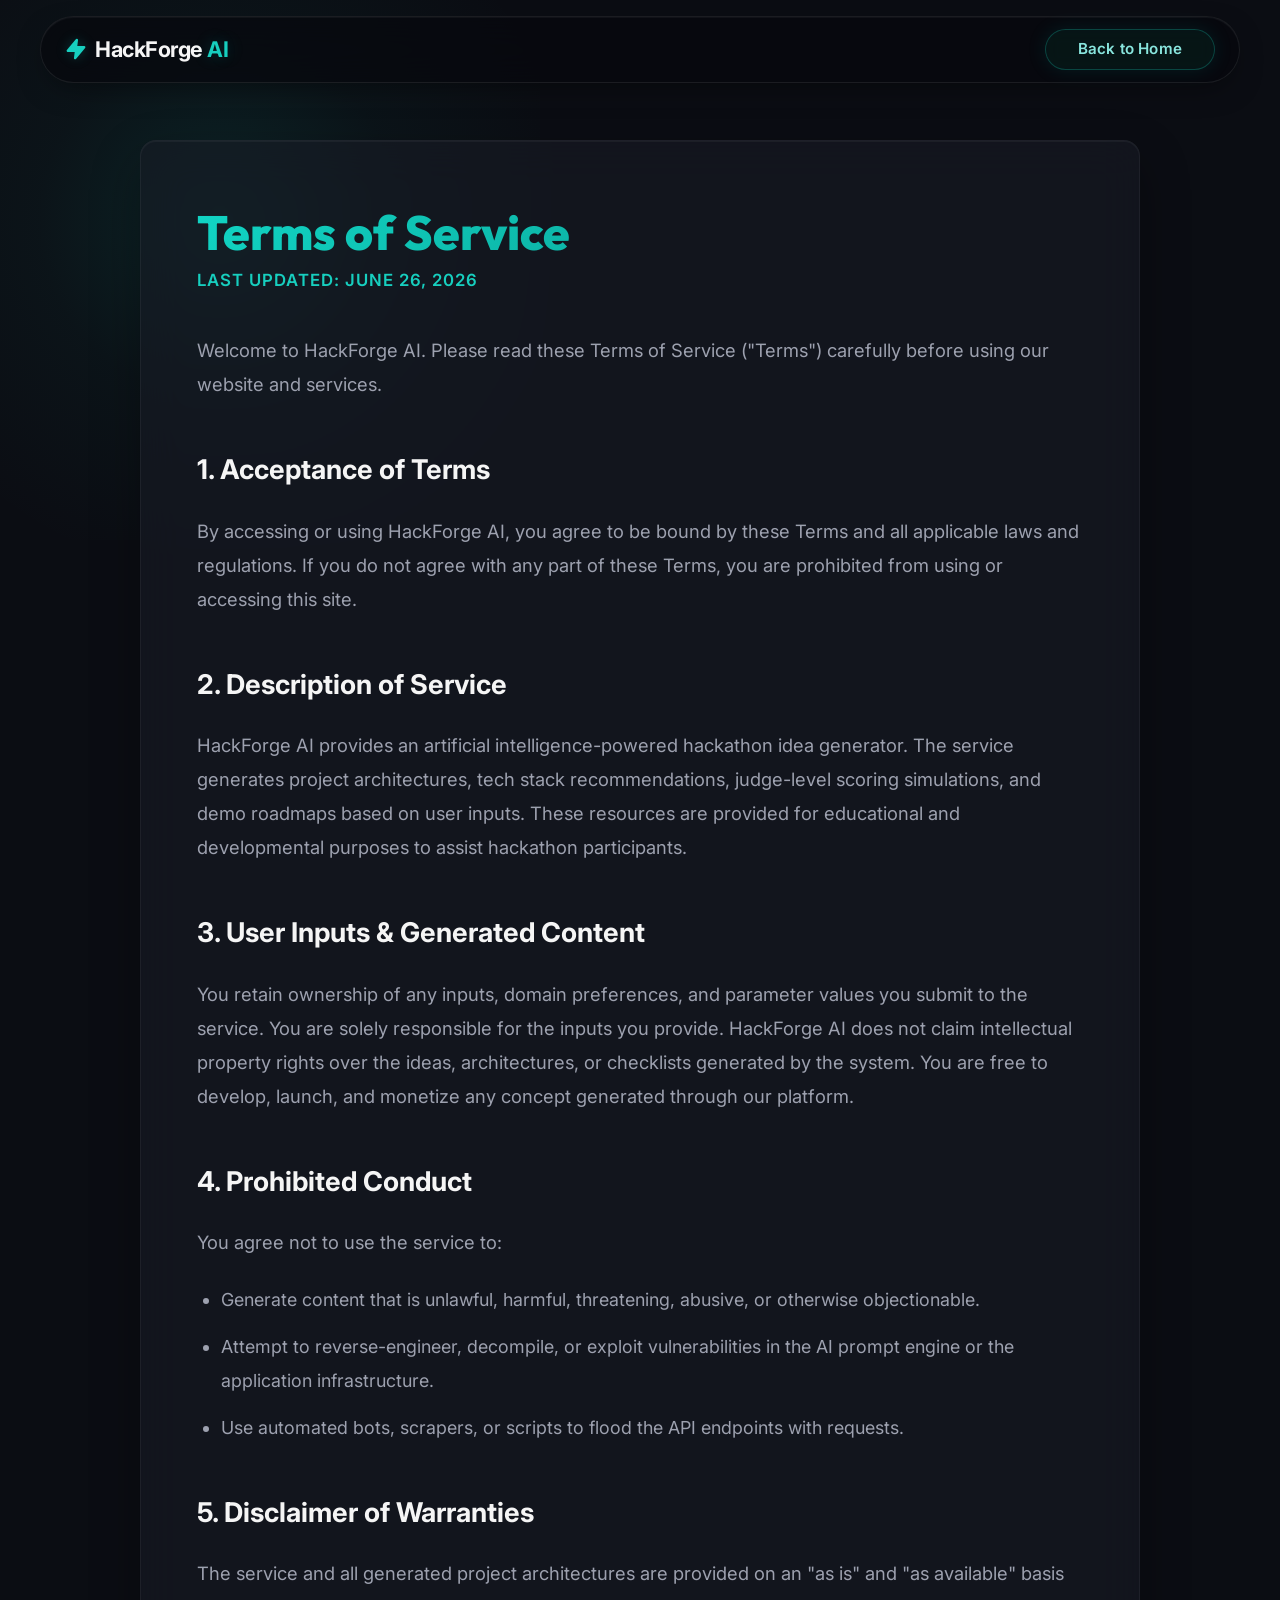
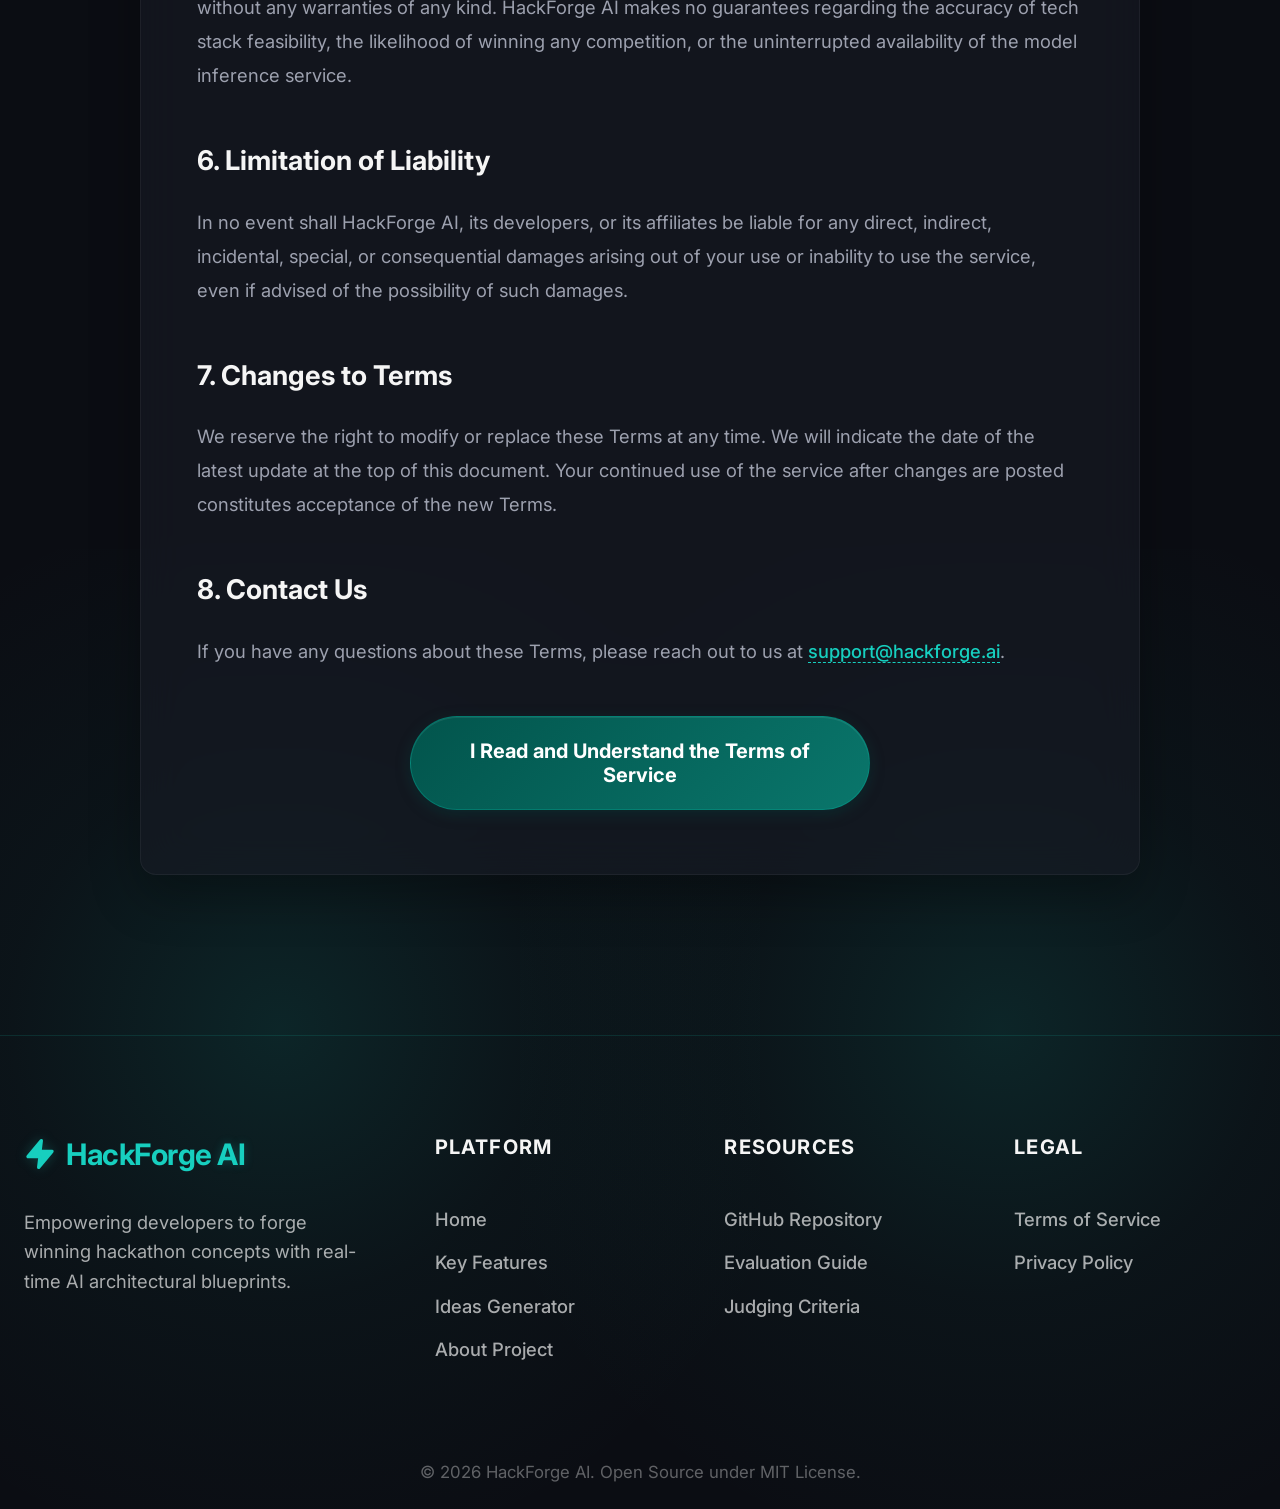
<file: frontend/terms.html>
<!DOCTYPE html>
<html lang="en">
<head>
    <meta charset="UTF-8">
    <meta name="viewport" content="width=device-width, initial-scale=1.0">
    <title>Terms of Service – HackForge AI</title>
    <!-- Google Fonts for premium developer aesthetic -->
    <link rel="preconnect" href="https://fonts.googleapis.com">
    <link rel="preconnect" href="https://fonts.gstatic.com" crossorigin>
    <link href="https://fonts.googleapis.com/css2?family=Inter:wght@300;400;500;600;700;800&family=Montserrat:wght@400;500;600;700;800&family=Outfit:wght@300;400;500;600;700;800&family=Poppins:wght@400;500;600;700;800;900&family=Space+Grotesk:wght@400;500;600;700&display=swap" rel="stylesheet">
    <link rel="stylesheet" href="style.css?v=11.74">
</head>
<body>
    <!-- Abstract Background Ambient Glows -->
    <div class="background-decor-1"></div>
    <div class="background-decor-3"></div>
    <div class="background-decor-4"></div>

    <!-- Fixed Header / Navbar (Simplified for static pages) -->
    <nav class="navbar">
        <div class="nav-container">
            <a href="index.html" class="nav-logo">
                <svg class="logo-icon-svg" viewBox="0 0 24 24" fill="none" stroke="currentColor" stroke-width="2.5" stroke-linecap="round" stroke-linejoin="round">
                    <polygon points="13 2 3 14 12 14 11 22 21 10 12 10 13 2"></polygon>
                </svg>
                <span class="logo-text">HackForge <span class="accent-text">AI</span></span>
            </a>
            <div class="nav-menu"></div>
            <a href="index.html" class="nav-cta desktop-cta">Back to Home</a>
        </div>
    </nav>

    <!-- Document Section -->
    <main class="document-section">
        <div class="document-container">
            <article class="document-card">
                <h1>Terms of Service</h1>
                <div class="document-last-updated">Last Updated: June 26, 2026</div>
                
                <div class="document-content">
                    <p>Welcome to HackForge AI. Please read these Terms of Service ("Terms") carefully before using our website and services.</p>
                    
                    <h2>1. Acceptance of Terms</h2>
                    <p>By accessing or using HackForge AI, you agree to be bound by these Terms and all applicable laws and regulations. If you do not agree with any part of these Terms, you are prohibited from using or accessing this site.</p>
                    
                    <h2>2. Description of Service</h2>
                    <p>HackForge AI provides an artificial intelligence-powered hackathon idea generator. The service generates project architectures, tech stack recommendations, judge-level scoring simulations, and demo roadmaps based on user inputs. These resources are provided for educational and developmental purposes to assist hackathon participants.</p>
                    
                    <h2>3. User Inputs & Generated Content</h2>
                    <p>You retain ownership of any inputs, domain preferences, and parameter values you submit to the service. You are solely responsible for the inputs you provide. HackForge AI does not claim intellectual property rights over the ideas, architectures, or checklists generated by the system. You are free to develop, launch, and monetize any concept generated through our platform.</p>
                    
                    <h2>4. Prohibited Conduct</h2>
                    <p>You agree not to use the service to:</p>
                    <ul>
                        <li>Generate content that is unlawful, harmful, threatening, abusive, or otherwise objectionable.</li>
                        <li>Attempt to reverse-engineer, decompile, or exploit vulnerabilities in the AI prompt engine or the application infrastructure.</li>
                        <li>Use automated bots, scrapers, or scripts to flood the API endpoints with requests.</li>
                    </ul>
                    
                    <h2>5. Disclaimer of Warranties</h2>
                    <p>The service and all generated project architectures are provided on an "as is" and "as available" basis without any warranties of any kind. HackForge AI makes no guarantees regarding the accuracy of tech stack feasibility, the likelihood of winning any competition, or the uninterrupted availability of the model inference service.</p>
                    
                    <h2>6. Limitation of Liability</h2>
                    <p>In no event shall HackForge AI, its developers, or its affiliates be liable for any direct, indirect, incidental, special, or consequential damages arising out of your use or inability to use the service, even if advised of the possibility of such damages.</p>
                    
                    <h2>7. Changes to Terms</h2>
                    <p>We reserve the right to modify or replace these Terms at any time. We will indicate the date of the latest update at the top of this document. Your continued use of the service after changes are posted constitutes acceptance of the new Terms.</p>
                    
                    <h2>8. Contact Us</h2>
                    <p>If you have any questions about these Terms, please reach out to us at <a href="mailto:support@hackforge.ai">support@hackforge.ai</a>.</p>
                </div>
                <div class="document-actions">
                    <button id="accept-terms-btn" class="doc-btn-primary">I Read and Understand the Terms of Service</button>
                </div>
            </article>
        </div>
    </main>

    <!-- Footer -->
    <footer class="app-footer">
        <div class="footer-container">
            <div class="footer-grid">
                <!-- Column 1: Brand Info -->
                <div class="footer-col brand-col">
                    <a href="index.html#home" class="footer-logo">
                        <svg class="logo-icon-svg" viewBox="0 0 24 24" fill="none" stroke="currentColor" stroke-width="2.5" stroke-linecap="round" stroke-linejoin="round">
                            <polygon points="13 2 3 14 12 14 11 22 21 10 12 10 13 2"></polygon>
                        </svg>
                        <span class="logo-text">HackForge <span class="accent-text">AI</span></span>
                    </a>
                    <p class="brand-description">Empowering developers to forge winning hackathon concepts with real-time AI architectural blueprints.</p>
                </div>
                
                <!-- Column 2: Platform Links -->
                <div class="footer-col">
                    <h4>Platform</h4>
                    <ul class="footer-links-list">
                        <li><a href="index.html#home">Home</a></li>
                        <li><a href="index.html#features">Key Features</a></li>
                        <li><a href="index.html#generate">Ideas Generator</a></li>
                        <li><a href="index.html#about">About Project</a></li>
                    </ul>
                </div>
                
                <!-- Column 3: Resources Links -->
                <div class="footer-col">
                    <h4>Resources</h4>
                    <ul class="footer-links-list">
                        <li><a href="https://github.com/SohanGhosh385/HackForge-AI" target="_blank" rel="noopener noreferrer">GitHub Repository</a></li>
                        <li><a href="index.html?open=evaluation">Evaluation Guide</a></li>
                        <li><a href="index.html?open=criteria">Judging Criteria</a></li>
                    </ul>
                </div>
                
                <!-- Column 4: Legal Links -->
                <div class="footer-col">
                    <h4>Legal</h4>
                    <ul class="footer-links-list">
                        <li><a href="terms.html">Terms of Service</a></li>
                        <li><a href="privacy.html">Privacy Policy</a></li>
                    </ul>
                </div>
            </div>
            
            <div class="footer-bottom">
                <p class="copyright">&copy; 2026 HackForge AI. Open Source under MIT License.</p>
            </div>
        </div>
    </footer>
    <script>
        document.addEventListener('DOMContentLoaded', () => {
            const acceptBtn = document.getElementById('accept-terms-btn');
            if (acceptBtn) {
                if (localStorage.getItem('termsAccepted') === 'true') {
                    acceptBtn.textContent = 'Terms of Service Accepted';
                    acceptBtn.style.opacity = '0.8';
                }
                
                acceptBtn.addEventListener('click', () => {
                    localStorage.setItem('termsAccepted', 'true');
                    window.location.href = 'index.html?accepted=terms';
                });
            }
        });
    </script>
</body>
</html>
</file>
<file: frontend/style.css>
/* CSS DESIGN SYSTEM: HACKFORGE AI LANDING PAGE */

/* Custom property for animatable conic-gradient angle (rotating rim) */
@property --rim-angle {
    syntax: '<angle>';
    initial-value: 0deg;
    inherits: false;
}

:root {
    /* Color Palette */
    --color-bg: hsl(225, 25%, 6%);
    --color-surface: hsla(225, 20%, 12%, 0.6);
    --color-surface-hover: hsla(225, 20%, 16%, 0.8);
    --color-primary: hsl(250, 85%, 58%);
    --color-primary-glow: hsla(250, 85%, 58%, 0.35);
    --color-accent: hsl(175, 80%, 45%);
    --color-accent-glow: hsla(175, 80%, 45%, 0.25);
    --color-error: hsl(0, 80%, 60%);
    --color-error-bg: hsla(0, 80%, 10%, 0.4);
    
    /* Text Colors */
    --color-text-main: hsl(0, 0%, 96%);
    --color-text-muted: hsl(225, 10%, 65%);
    --color-text-dim: hsl(225, 8%, 45%);
    
    /* Layout Tokens */
    --border-radius-lg: 16px;
    --border-radius-md: 10px;
    --border-radius-sm: 6px;
    --transition-smooth: all 0.3s cubic-bezier(0.25, 0.8, 0.25, 1);
}

/* Reset & Base Styles */
* {
    box-sizing: border-box;
    margin: 0;
    padding: 0;
}

html {
    scroll-behavior: auto;
}

body {
    background-color: var(--color-bg);
    color: var(--color-text-main);
    font-family: 'Inter', -apple-system, BlinkMacSystemFont, sans-serif;
    min-height: 100vh;
    overflow-x: hidden;
    position: relative;
    line-height: 1.5;
}

/* Abstract Ambient Glow Blobs */
.background-decor-1 {
    position: absolute;
    top: -100px;
    left: -100px;
    width: 50vw;
    height: 50vw;
    background: radial-gradient(circle, rgba(20, 184, 166, 0.14) 0%, rgba(20, 184, 166, 0.04) 40%, rgba(0,0,0,0) 80%);
    z-index: -1;
    pointer-events: none;
}

.background-decor-2 {
    position: absolute;
    top: 50%;
    right: -250px;
    transform: translateY(-50%);
    width: 75vw;
    height: 75vw;
    background: radial-gradient(circle, rgba(20, 184, 166, 0.14) 0%, rgba(20, 184, 166, 0.04) 40%, rgba(0,0,0,0) 80%);
    z-index: -1;
    pointer-events: none;
}

.background-decor-3 {
    position: absolute;
    bottom: 0;
    left: -200px;
    width: 75vw;
    height: 75vw;
    background: radial-gradient(circle, rgba(20, 184, 166, 0.14) 0%, rgba(20, 184, 166, 0.04) 40%, rgba(0,0,0,0) 80%);
    z-index: -1;
    pointer-events: none;
}

.background-decor-4 {
    position: absolute;
    bottom: 0;
    right: -200px;
    width: 75vw;
    height: 75vw;
    background: radial-gradient(circle, rgba(20, 184, 166, 0.14) 0%, rgba(20, 184, 166, 0.04) 40%, rgba(0,0,0,0) 80%);
    z-index: -1;
    pointer-events: none;
}

.background-decor-5 {
    position: absolute;
    top: 50%;
    left: -250px;
    transform: translateY(-50%);
    width: 75vw;
    height: 75vw;
    background: radial-gradient(circle, rgba(20, 184, 166, 0.14) 0%, rgba(20, 184, 166, 0.04) 40%, rgba(0,0,0,0) 80%);
    z-index: -1;
    pointer-events: none;
}

/* Scrollbar Customization */
::-webkit-scrollbar {
    width: 12px;
}
::-webkit-scrollbar-track {
    background: transparent;
}
::-webkit-scrollbar-thumb {
    background: var(--color-accent);
    border-radius: 100px;
    border: 3px solid var(--color-bg);
}
::-webkit-scrollbar-thumb:hover {
    background: hsl(175, 85%, 55%);
}
::-webkit-scrollbar-button:vertical:start:decrement {
    height: 16px;
    width: 12px;
    background: url("data:image/svg+xml,%3Csvg xmlns='http://www.w3.org/2000/svg' viewBox='0 0 10 5'%3E%3Cpolygon points='5,0 10,5 0,5' fill='%2320c9a6'/%3E%3C/svg%3E") no-repeat center bottom;
    background-size: 10px 6px;
}
::-webkit-scrollbar-button:vertical:end:increment {
    height: 16px;
    width: 12px;
    background: url("data:image/svg+xml,%3Csvg xmlns='http://www.w3.org/2000/svg' viewBox='0 0 10 5'%3E%3Cpolygon points='0,0 10,0 5,5' fill='%2320c9a6'/%3E%3C/svg%3E") no-repeat center top;
    background-size: 10px 6px;
}
::-webkit-scrollbar-button:vertical:start:increment,
::-webkit-scrollbar-button:vertical:end:decrement {
    display: none;
    height: 0;
    width: 0;
}

.hidden {
    display: none !important;
}

/* Fixed Top Navbar - Floating Pill Shape (Oryonix AI Style) */
.navbar {
    position: fixed;
    top: 16px;
    left: 50%;
    transform: translateX(-50%);
    width: calc(100% - 80px);
    max-width: 1400px;
    background-color: rgba(6, 8, 14, 0.7);
    backdrop-filter: blur(20px);
    -webkit-backdrop-filter: blur(20px);
    border: 1px solid rgba(255, 255, 255, 0.08);
    border-radius: 50px;
    z-index: 1000;
    transition: var(--transition-smooth);
    box-shadow: 0 10px 30px -10px rgba(0, 0, 0, 0.5), 0 1px 1px rgba(255, 255, 255, 0.05) inset;
}

.nav-container {
    width: 100%;
    padding: 12px 24px;
    display: grid;
    grid-template-columns: 1fr auto 1fr;
    align-items: center;
}

.nav-logo {
    display: flex;
    align-items: center;
    gap: 8px;
    text-decoration: none;
    justify-self: start;
}

.logo-icon {
    font-size: 1.4rem;
    animation: float-icon 3s ease-in-out infinite;
}

.logo-text {
    font-family: 'Inter', system-ui, -apple-system, BlinkMacSystemFont, "Segoe UI", Roboto, Helvetica, Arial, sans-serif;
    font-size: 1.35rem;
    font-weight: 700;
    color: var(--color-text-main);
    letter-spacing: -0.5px;
}

.accent-text {
    color: var(--color-accent);
    text-shadow: 0 0 15px var(--color-accent-glow);
}

.nav-menu {
    display: flex;
    align-items: center;
    gap: 16px;
    justify-self: center;
}

.nav-link {
    font-family: 'Inter', system-ui, -apple-system, BlinkMacSystemFont, "Segoe UI", Roboto, Helvetica, Arial, sans-serif;
    color: var(--color-text-muted);
    text-decoration: none;
    font-size: 1.05rem;
    font-weight: 600;
    letter-spacing: 0.2px;
    padding: 6px 12px;
    border-radius: 50px;
    background-color: transparent;
    transition: var(--transition-smooth);
}

.nav-link:hover {
    color: hsl(175, 90%, 80%);
    background-color: rgba(20, 184, 166, 0.08);
    box-shadow: 0 0 12px rgba(20, 184, 166, 0.25);
}

.nav-cta {
    position: relative;
    overflow: hidden;
    z-index: 1;
    background-color: rgba(8, 30, 28, 0.65);
    color: hsl(175, 65%, 72%);
    border: 1.5px solid rgba(20, 184, 166, 0.3);
    backdrop-filter: blur(8px);
    -webkit-backdrop-filter: blur(8px);
    box-shadow: 0 0 20px rgba(20, 184, 166, 0.12);
    text-decoration: none;
    padding: 8px 32px;
    border-radius: 50px;
    font-size: 0.95rem;
    font-weight: 600;
    transition: color 0.4s ease,
                border-color 0.4s ease,
                background-color 0.4s ease,
                box-shadow 0.5s ease,
                transform 0.3s ease;
    font-family: 'Inter', system-ui, -apple-system, BlinkMacSystemFont, "Segoe UI", Roboto, Helvetica, Arial, sans-serif;
    letter-spacing: 0.2px;
    display: inline-block;
}

.nav-cta::before {
    content: '';
    position: absolute;
    top: 0;
    left: 0;
    width: 100%;
    height: 100%;
    z-index: -1;
    background: linear-gradient(135deg, hsl(174, 95%, 17%) 0%, hsl(174, 85%, 25%) 100%);
    transform: scale(0);
    transform-origin: bottom left;
    transition: transform 0.5s cubic-bezier(0.25, 0.8, 0.25, 1);
    border-radius: inherit;
}

.nav-cta:hover,
.nav-cta:active {
    color: white;
    border-color: transparent;
    box-shadow: 0 4px 15px rgba(0, 86, 79, 0.35);
    transform: translateY(-1px);
}

.nav-cta:hover::before,
.nav-cta:active::before {
    transform: scale(1.3); /* Slightly scaled up to guarantee full diagonal coverage */
}

.desktop-cta {
    display: inline-block;
    justify-self: end;
}

.mobile-cta {
    display: none !important;
}

.nav-toggle {
    display: none;
    flex-direction: column;
    gap: 5px;
    background: none;
    border: none;
    cursor: pointer;
    justify-self: end;
}

.nav-toggle .bar {
    width: 25px;
    height: 2px;
    background-color: var(--color-text-main);
    transition: var(--transition-smooth);
}

/* Hero Section */
.hero-section {
    min-height: 90vh;
    display: flex;
    align-items: center;
    justify-content: center;
    padding: 110px 24px 80px;
    text-align: center;
    position: relative;
    background: radial-gradient(circle at 50% 100%, rgba(20, 184, 166, 0.05) 0%, transparent 70%);
}

.hero-content {
    max-width: 1200px;
}

.hero-tagline {
    display: inline-flex;
    align-items: center;
    gap: 12px;
    background-color: rgba(8, 30, 28, 0.65);
    border: 1.5px solid rgba(20, 184, 166, 0.3);
    color: hsl(175, 65%, 72%);
    font-family: 'Inter', system-ui, -apple-system, BlinkMacSystemFont, "Segoe UI", Roboto, sans-serif;
    font-size: 1.05rem;
    font-weight: 600;
    text-transform: none;
    letter-spacing: 0.2px;
    padding: 10px 30px;
    border-radius: 50px;
    margin-bottom: 36px;
    box-shadow: 0 0 20px rgba(20, 184, 166, 0.08);
    backdrop-filter: blur(8px);
    -webkit-backdrop-filter: blur(8px);
}

.hero-tagline::before {
    content: '';
    width: 12px;
    height: 12px;
    background-color: currentColor;
    border-radius: 50%;
    flex-shrink: 0;
}

.hero-title {
    font-family: 'Inter', system-ui, -apple-system, sans-serif;
    font-size: 4.8rem;
    font-weight: 800;
    line-height: 1.1;
    letter-spacing: -1px;
    margin-bottom: 24px;
}

@media (max-width: 768px) {
    .hero-title {
        font-size: 3rem;
        line-height: 1.2;
    }
}

.gradient-text {
    background: linear-gradient(135deg, hsl(180, 70%, 65%) 0%, hsl(165, 85%, 45%) 100%);
    -webkit-background-clip: text;
    -webkit-text-fill-color: transparent;
}

.hero-subtitle {
    font-family: 'Inter', system-ui, -apple-system, BlinkMacSystemFont, "Segoe UI", Roboto, Helvetica, Arial, sans-serif;
    font-size: 1.35rem;
    font-weight: 500;
    color: hsl(220, 15%, 70%);
    letter-spacing: 0.3px;
    line-height: 1.75;
    margin-bottom: 44px;
    max-width: 750px;
    margin-left: auto;
    margin-right: auto;
}

.hero-ctas {
    display: flex;
    gap: 16px;
    justify-content: center;
}

@media (max-width: 480px) {
    .hero-ctas {
        flex-direction: column;
        align-items: stretch;
    }
}

.btn-primary {
    background: linear-gradient(135deg, hsl(174, 95%, 17%) 0%, hsl(174, 85%, 25%) 100%);
    border: 1px solid rgba(0, 180, 160, 0.35);
    color: white;
    text-decoration: none;
    padding: 26px 72px;
    border-radius: 9999px;
    font-family: 'Inter', system-ui, -apple-system, sans-serif;
    font-size: 1.5rem;
    font-weight: 600;
    letter-spacing: -0.01em;
    display: inline-flex;
    align-items: center;
    justify-content: center;
    line-height: 1.2;
    text-align: center;
    box-shadow: 0 4px 15px rgba(0, 86, 79, 0.28), inset 0 1px 0 rgba(255, 255, 255, 0.08);
    transition: transform 0.2s cubic-bezier(0.16, 1, 0.3, 1), box-shadow 0.2s cubic-bezier(0.16, 1, 0.3, 1), background-color 0.2s ease, border-color 0.2s ease;
    -webkit-font-smoothing: antialiased;
    -moz-osx-font-smoothing: grayscale;
}

.btn-primary:hover {
    transform: translateY(-2px);
    box-shadow: 0 8px 25px rgba(0, 86, 79, 0.42), inset 0 1px 0 rgba(255, 255, 255, 0.12);
    background: linear-gradient(135deg, hsl(174, 95%, 20%) 0%, hsl(174, 85%, 29%) 100%);
    border-color: rgba(0, 180, 160, 0.55);
}

.btn-primary:active {
    transform: translateY(-0.5px);
    box-shadow: 0 3px 12px rgba(0, 86, 79, 0.2), inset 0 1px 0 rgba(255, 255, 255, 0.05);
}

.btn-secondary {
    background-color: rgba(255, 255, 255, 0.03);
    border: 1px solid rgba(255, 255, 255, 0.12);
    color: var(--color-text-main);
    text-decoration: none;
    padding: 26px 72px;
    border-radius: 9999px;
    font-family: 'Inter', system-ui, -apple-system, sans-serif;
    font-size: 1.5rem;
    font-weight: 600;
    letter-spacing: -0.01em;
    display: inline-flex;
    align-items: center;
    justify-content: center;
    line-height: 1.2;
    text-align: center;
    backdrop-filter: blur(12px);
    -webkit-backdrop-filter: blur(12px);
    box-shadow: 0 4px 15px rgba(0, 0, 0, 0.2), inset 0 1px 0 rgba(255, 255, 255, 0.05);
    transition: transform 0.2s cubic-bezier(0.16, 1, 0.3, 1), box-shadow 0.2s cubic-bezier(0.16, 1, 0.3, 1), background-color 0.2s ease, border-color 0.2s ease;
    -webkit-font-smoothing: antialiased;
    -moz-osx-font-smoothing: grayscale;
}

.btn-secondary:hover {
    transform: translateY(-2px);
    background-color: rgba(255, 255, 255, 0.08);
    border-color: rgba(255, 255, 255, 0.24);
    box-shadow: 0 8px 25px rgba(0, 0, 0, 0.3), inset 0 1px 0 rgba(255, 255, 255, 0.1);
}

.btn-secondary:hover .btn-arrow {
    transform: translateX(6px);
}

.btn-secondary:active {
    transform: translateY(-0.5px);
    background-color: rgba(255, 255, 255, 0.04);
    box-shadow: 0 3px 12px rgba(0, 0, 0, 0.2);
}

.btn-icon {
    margin-right: 10px;
    display: inline-flex;
    align-items: center;
    font-size: 1.2rem;
    line-height: 1;
}

.btn-arrow {
    margin-left: 10px;
    display: inline-flex;
    align-items: center;
    font-size: 1.25rem;
    line-height: 1;
    transition: transform 0.2s cubic-bezier(0.16, 1, 0.3, 1);
}

/* Features Grid Section */
.features-section {
    width: 100%;
    padding: 80px 24px;
    position: relative;
    background: radial-gradient(circle at 50% 0%, rgba(20, 184, 166, 0.05) 0%, transparent 70%), 
                radial-gradient(circle at 50% 100%, rgba(20, 184, 166, 0.05) 0%, transparent 70%);
}

.features-wrapper {
    width: 100%;
    max-width: 1800px;
    margin: 0 auto;
}

.section-header {
    text-align: center;
    margin-bottom: 60px;
}

.section-header h2 {
    font-family: 'Inter', system-ui, -apple-system, sans-serif;
    font-size: 4.2rem;
    font-weight: 800;
    margin-bottom: 18px;
    letter-spacing: -2px;
    line-height: 1.1;
    -webkit-font-smoothing: antialiased;
    -moz-osx-font-smoothing: grayscale;
}

@media (max-width: 992px) {
    .section-header h2 {
        font-size: 2.8rem;
        letter-spacing: -1px;
    }
}

.section-header p {
    font-family: 'Inter', system-ui, -apple-system, BlinkMacSystemFont, "Segoe UI", Roboto, Helvetica, Arial, sans-serif;
    font-size: 1.35rem;
    font-weight: 500;
    color: hsl(220, 15%, 70%);
    letter-spacing: 0.3px;
    line-height: 1.75;
    max-width: 600px;
    margin: 0 auto;
}

.features-grid {
    display: grid;
    grid-template-columns: repeat(3, 1fr);
    gap: 24px;
}

@media (max-width: 992px) {
    .features-grid {
        grid-template-columns: 1fr;
    }
    .feature-card {
        height: auto !important;
        min-height: auto !important;
    }
}

/* Card Specific Theme Colors (for top glowing line and icon border/glow) */
.card-pink {
    --card-accent: #ec4899;
    --card-accent-rgb: 236, 72, 153;
}
.card-amber {
    --card-accent: #f59e0b;
    --card-accent-rgb: 245, 158, 11;
}
.card-green {
    --card-accent: #10b981;
    --card-accent-rgb: 16, 185, 129;
}

.feature-card {
    position: relative;
    background: transparent;
    border: none;
    border-radius: 28px;
    padding: 40px 36px;
    transition: transform 0.3s cubic-bezier(0.16, 1, 0.3, 1), 
                box-shadow 0.3s cubic-bezier(0.16, 1, 0.3, 1);
    display: flex;
    flex-direction: column;
    overflow: visible;
    box-shadow: 0 4px 30px rgba(0, 0, 0, 0.2);
    height: 330px;
    min-height: 330px;
    z-index: 0;
    isolation: isolate;
}

/* Rotating rim — a conic-gradient whose angle sweeps around the border path */
.feature-card::before {
    content: '';
    position: absolute;
    inset: 0;
    border-radius: 28px;
    padding: 1.5px;
    background: conic-gradient(
        from var(--rim-angle),
        rgba(var(--card-accent-rgb), 0.08) 0%,
        rgba(var(--card-accent-rgb), 0.08) 25%,
        var(--card-accent) 30%,
        rgba(var(--card-accent-rgb), 0.08) 35%,
        rgba(var(--card-accent-rgb), 0.08) 100%
    );
    -webkit-mask: linear-gradient(#fff 0 0) content-box, linear-gradient(#fff 0 0);
    mask: linear-gradient(#fff 0 0) content-box, linear-gradient(#fff 0 0);
    -webkit-mask-composite: xor;
    mask-composite: exclude;
    animation: rim-rotate 4s linear infinite;
    z-index: 1;
    pointer-events: none;
}

/* Inner card fill — the solid background behind the content */
.feature-card::after {
    content: '';
    position: absolute;
    inset: 1.5px;
    border-radius: 27px;
    background: radial-gradient(circle at 10% 10%, rgba(var(--card-accent-rgb), 0.22) 0%, rgba(var(--card-accent-rgb), 0.05) 50%, rgba(0, 0, 0, 0) 80%), 
                rgba(15, 18, 25, 0.94);
    z-index: -1;
    transition: background 0.4s ease;
    pointer-events: none;
}

.feature-card:hover {
    transform: translateY(-8px) scale(1.01);
    box-shadow: 0 25px 50px -12px rgba(0, 0, 0, 0.5), 
                0 0 10px rgba(var(--card-accent-rgb), 0.08);
}

.feature-card:hover::before {
    animation: rim-rotate 2.5s linear infinite;
    background: conic-gradient(
        from var(--rim-angle),
        rgba(var(--card-accent-rgb), 0.12) 0%,
        rgba(var(--card-accent-rgb), 0.12) 20%,
        var(--card-accent) 25%,
        rgba(var(--card-accent-rgb), 0.12) 30%,
        rgba(var(--card-accent-rgb), 0.12) 100%
    );
}

.feature-card:hover::after {
    background: radial-gradient(circle at 15% 15%, rgba(var(--card-accent-rgb), 0.38) 0%, rgba(var(--card-accent-rgb), 0.15) 45%, rgba(var(--card-accent-rgb), 0.05) 80%, rgba(0, 0, 0, 0) 100%), 
                rgba(15, 18, 25, 0.91);
}

.card-header {
    display: flex;
    align-items: center;
    gap: 20px;
    margin-bottom: 28px;
    position: relative;
    z-index: 2;
}

.feat-icon {
    display: flex;
    align-items: center;
    justify-content: center;
    width: 56px;
    height: 56px;
    border-radius: 14px;
    border: 1.5px solid rgba(var(--card-accent-rgb), 0.4);
    background-color: rgba(var(--card-accent-rgb), 0.1);
    box-shadow: 0 0 12px rgba(var(--card-accent-rgb), 0.15);
    margin-bottom: 0;
    flex-shrink: 0;
    transition: all 0.3s cubic-bezier(0.16, 1, 0.3, 1);
}

.feature-card:hover .feat-icon {
    animation: icon-float 2s ease-in-out infinite;
    background-color: rgba(var(--card-accent-rgb), 0.2);
    border-color: rgba(var(--card-accent-rgb), 0.7);
    box-shadow: 0 0 16px rgba(var(--card-accent-rgb), 0.35);
    transform: scale(1.05);
}

.feat-icon svg {
    width: 24px;
    height: 24px;
    color: var(--card-accent);
    transition: transform 0.3s cubic-bezier(0.16, 1, 0.3, 1);
}

.feature-card:hover .feat-icon svg {
    transform: scale(1.1);
}

.feature-card h3 {
    font-family: 'Inter', system-ui, -apple-system, sans-serif;
    font-size: 2.1rem;
    font-weight: 700;
    color: var(--color-text-main);
    margin-bottom: 0;
    letter-spacing: -0.3px;
}

.feature-card p {
    color: var(--color-text-muted);
    font-family: 'Inter', system-ui, -apple-system, sans-serif;
    font-size: 1.5rem;
    line-height: 1.55;
    transition: color 0.3s ease;
    position: relative;
    z-index: 2;
}

.feature-card:hover p {
    color: rgba(255, 255, 255, 0.95);
}

@keyframes icon-float {
    0% { transform: translateY(0); }
    50% { transform: translateY(-4px); }
    100% { transform: translateY(0); }
}

/* Generator & Dashboard Sections */
.generator-section {
    width: 100%;
    padding: 80px 24px;
    position: relative;
    background: radial-gradient(circle at 50% 0%, rgba(20, 184, 166, 0.05) 0%, transparent 70%);
}

.generator-wrapper {
    width: 100%;
    max-width: 1500px;
    margin: 0 auto;
}

.generator-section .section-header {
    margin-bottom: 60px;
    display: flex;
    flex-direction: column;
    align-items: center;
    width: 100%;
    max-width: 1000px;
    margin-left: auto;
    margin-right: auto;
    padding: 10px 20px;
}

.generator-section .section-header h2 {
    text-align: center;
    color: var(--color-text-main);
    width: 100%;
}

.generator-section .section-header p {
    max-width: 800px;
    font-size: 1.4rem;
    line-height: 1.7;
    text-align: center;
}


.dashboard-grid {
    display: grid;
    grid-template-columns: 1.7fr 1fr;
    gap: 40px;
    margin-bottom: 50px;
}

@media (max-width: 992px) {
    .dashboard-grid {
        grid-template-columns: 1fr;
    }
}

.generator-card {
    position: relative;
    background: transparent;
    border: none;
    border-radius: var(--border-radius-lg);
    padding: 36px;
    box-shadow: 0 4px 30px rgba(0, 0, 0, 0.3);
    backdrop-filter: blur(16px);
    -webkit-backdrop-filter: blur(16px);
    z-index: 0;
    isolation: isolate;
    transition: box-shadow 0.4s ease;
}

/* Rotating rim — conic-gradient sweeping around the generator card border */
.generator-card::before {
    content: '';
    position: absolute;
    inset: 0;
    border-radius: var(--border-radius-lg);
    padding: 2px;
    background: conic-gradient(
        from var(--rim-angle),
        rgba(20, 184, 166, 0.06) 0%,
        rgba(20, 184, 166, 0.06) 25%,
        hsl(175, 80%, 45%) 30%,
        rgba(20, 184, 166, 0.06) 35%,
        rgba(20, 184, 166, 0.06) 100%
    );
    -webkit-mask: linear-gradient(#fff 0 0) content-box, linear-gradient(#fff 0 0);
    mask: linear-gradient(#fff 0 0) content-box, linear-gradient(#fff 0 0);
    -webkit-mask-composite: xor;
    mask-composite: exclude;
    animation: rim-rotate 6s linear infinite;
    z-index: 1;
    pointer-events: none;
}

/* Inner card fill — solid dark surface behind the content */
.generator-card::after {
    content: '';
    position: absolute;
    inset: 2px;
    border-radius: calc(var(--border-radius-lg) - 1px);
    background: radial-gradient(circle at 5% 5%, rgba(20, 184, 166, 0.08) 0%, rgba(20, 184, 166, 0.02) 40%, rgba(0, 0, 0, 0) 70%),
                hsla(225, 20%, 12%, 0.95);
    z-index: -1;
    pointer-events: none;
    transition: background 0.4s ease;
}

.generator-card:hover {
    box-shadow: 0 8px 40px rgba(0, 0, 0, 0.4),
                0 0 15px rgba(20, 184, 166, 0.08);
}

.generator-card:hover::before {
    background: conic-gradient(
        from var(--rim-angle),
        rgba(20, 184, 166, 0.1) 0%,
        rgba(20, 184, 166, 0.1) 20%,
        hsl(175, 80%, 50%) 25%,
        rgba(20, 184, 166, 0.1) 30%,
        rgba(20, 184, 166, 0.1) 100%
    );
}

.generator-card:hover::after {
    background: radial-gradient(circle at 8% 8%, rgba(20, 184, 166, 0.14) 0%, rgba(20, 184, 166, 0.04) 40%, rgba(0, 0, 0, 0) 70%),
                hsla(225, 20%, 12%, 0.93);
}

.forge-form {
    display: flex;
    flex-direction: column;
    gap: 24px;
}

.form-group {
    display: flex;
    flex-direction: column;
    gap: 14px;
}

.domain-input-row {
    display: flex;
    gap: 12px;
    width: 100%;
}

.domain-input-row input[type="text"] {
    flex: 1.6;
}

.domain-dropdown {
    flex: 1;
    cursor: pointer;
}

@media (max-width: 580px) {
    .domain-input-row {
        flex-direction: column;
        gap: 8px;
    }
}
.form-row {
    display: grid;
    grid-template-columns: 1fr 1fr;
    gap: 20px;
}

@media (max-width: 580px) {
    .form-row {
        grid-template-columns: 1fr;
    }
}

label {
    font-size: 0.85rem;
    font-weight: 700;
    text-transform: uppercase;
    letter-spacing: 1px;
    color: var(--color-text-muted);
}

/* Premium form section headings */
.forge-form > .form-group > label {
    font-family: 'Inter', system-ui, -apple-system, sans-serif;
    font-size: 0.95rem;
    font-weight: 700;
    text-transform: uppercase;
    letter-spacing: 1.4px;
    color: hsl(220, 18%, 78%);
    padding-left: 12px;
    border-left: 2px solid var(--color-accent);
    line-height: 1.3;
    -webkit-font-smoothing: antialiased;
    -moz-osx-font-smoothing: grayscale;
}

input[type="text"],
input[type="number"],
select {
    background-color: rgba(255, 255, 255, 0.03);
    border: 1px solid rgba(255, 255, 255, 0.1);
    border-radius: var(--border-radius-md);
    padding: 14px 18px;
    color: var(--color-text-main);
    font-family: inherit;
    font-size: 1rem;
    transition: var(--transition-smooth);
    outline: none;
    width: 100%;
}

select option {
    background-color: hsl(225, 20%, 12%);
    color: var(--color-text-main);
}

input:focus,
select:focus {
    border-color: var(--color-accent);
    box-shadow: 0 0 12px var(--color-accent-glow);
    background-color: rgba(255, 255, 255, 0.05);
}

/* Submit Button */
.forge-btn {
    background: linear-gradient(135deg, hsl(174, 95%, 17%) 0%, hsl(174, 85%, 25%) 100%);
    border: 1px solid rgba(0, 180, 160, 0.35);
    border-radius: var(--border-radius-md);
    padding: 18px 30px;
    color: white;
    font-family: 'Inter', sans-serif;
    font-size: 1.35rem;
    font-weight: 700;
    letter-spacing: 0.5px;
    cursor: pointer;
    position: relative;
    overflow: hidden;
    transition: var(--transition-smooth);
    box-shadow: 0 4px 15px rgba(0, 86, 79, 0.28), inset 0 1px 0 rgba(255, 255, 255, 0.08);
}

.forge-btn:hover {
    transform: translateY(-2px);
    box-shadow: 0 6px 20px rgba(0, 86, 79, 0.42), inset 0 1px 0 rgba(255, 255, 255, 0.12);
    background: linear-gradient(135deg, hsl(174, 95%, 20%) 0%, hsl(174, 85%, 29%) 100%);
    border-color: rgba(0, 180, 160, 0.55);
}

.forge-btn:disabled {
    opacity: 0.6;
    cursor: not-allowed;
    transform: none;
}

/* Sidebar Styling */
.info-sidebar {
    display: flex;
    flex-direction: column;
    gap: 30px;
}

.sidebar-block:not(.evaluation-block),
.evaluation-card {
    position: relative;
    background: transparent;
    border: none;
    border-radius: var(--border-radius-lg);
    box-shadow: 0 4px 30px rgba(0, 0, 0, 0.3);
    isolation: isolate;
    transition: box-shadow 0.4s ease;
}

.sidebar-block:not(.evaluation-block) {
    padding: 28px;
}

/* Rotating rim for right sidebar cards */
.sidebar-block:not(.evaluation-block)::before,
.evaluation-card::before {
    content: '';
    position: absolute;
    inset: 0;
    border-radius: var(--border-radius-lg);
    padding: 2px;
    background: conic-gradient(
        from var(--rim-angle),
        rgba(20, 184, 166, 0.06) 0%,
        rgba(20, 184, 166, 0.06) 25%,
        hsl(175, 80%, 45%) 30%,
        rgba(20, 184, 166, 0.06) 35%,
        rgba(20, 184, 166, 0.06) 100%
    );
    -webkit-mask: linear-gradient(#fff 0 0) content-box, linear-gradient(#fff 0 0);
    mask: linear-gradient(#fff 0 0) content-box, linear-gradient(#fff 0 0);
    -webkit-mask-composite: xor;
    mask-composite: exclude;
    animation: rim-rotate 6s linear infinite;
    z-index: 1;
    pointer-events: none;
}

/* Inner card fill for right sidebar cards */
.sidebar-block:not(.evaluation-block)::after,
.evaluation-card::after {
    content: '';
    position: absolute;
    inset: 2px;
    border-radius: calc(var(--border-radius-lg) - 1px);
    background: radial-gradient(circle at 5% 5%, rgba(20, 184, 166, 0.08) 0%, rgba(20, 184, 166, 0.02) 40%, rgba(0, 0, 0, 0) 70%),
                hsla(225, 20%, 12%, 0.95);
    z-index: -1;
    pointer-events: none;
    transition: background 0.4s ease;
}

.sidebar-block:not(.evaluation-block):hover,
.evaluation-card:hover {
    box-shadow: 0 8px 40px rgba(0, 0, 0, 0.4),
                0 0 15px rgba(20, 184, 166, 0.08);
}

.sidebar-block:not(.evaluation-block):hover::before,
.evaluation-card:hover::before {
    background: conic-gradient(
        from var(--rim-angle),
        rgba(20, 184, 166, 0.1) 0%,
        rgba(20, 184, 166, 0.1) 20%,
        hsl(175, 80%, 50%) 25%,
        rgba(20, 184, 166, 0.1) 30%,
        rgba(20, 184, 166, 0.1) 100%
    );
}

.sidebar-block:not(.evaluation-block):hover::after,
.evaluation-card:hover::after {
    background: radial-gradient(circle at 8% 8%, rgba(20, 184, 166, 0.14) 0%, rgba(20, 184, 166, 0.04) 40%, rgba(0, 0, 0, 0) 70%),
                hsla(225, 20%, 12%, 0.93);
}

/* Custom rim highlight width for the smaller evaluation card to preserve visual parity */
.evaluation-card::before {
    background: conic-gradient(
        from var(--rim-angle),
        rgba(20, 184, 166, 0.06) 0%,
        rgba(20, 184, 166, 0.06) 12%,
        hsl(175, 80%, 45%) 30%,
        rgba(20, 184, 166, 0.06) 48%,
        rgba(20, 184, 166, 0.06) 100%
    );
}

.evaluation-card:hover::before {
    background: conic-gradient(
        from var(--rim-angle),
        rgba(20, 184, 166, 0.1) 0%,
        rgba(20, 184, 166, 0.1) 8%,
        hsl(175, 80%, 50%) 25%,
        rgba(20, 184, 166, 0.1) 42%,
        rgba(20, 184, 166, 0.1) 100%
    );
}

/* Align right sidebar height to main left card on desktop */
@media (min-width: 993px) {
    .info-sidebar {
        height: 100%;
    }
    
    .info-sidebar > .sidebar-block {
        flex: 1;
        display: flex;
        flex-direction: column;
    }
    
    .info-sidebar > .sidebar-block.evaluation-block {
        display: flex;
        flex-direction: column;
    }
    
    .info-sidebar > .sidebar-block.evaluation-block .evaluation-card {
        flex: 1;
        display: flex;
        align-items: center;
    }
    
    .sidebar-stepper {
        flex: 1;
        justify-content: space-between;
    }
}

.sidebar-block h3 {
    font-family: 'Outfit', 'Inter', sans-serif;
    font-size: 1.45rem;
    font-weight: 700;
    margin-bottom: 20px;
    color: var(--color-accent);
    letter-spacing: 0.3px;
}

.sidebar-list {
    list-style: none;
    display: flex;
    flex-direction: column;
    gap: 14px;
}

.sidebar-list li {
    font-size: 1.05rem;
    color: var(--color-text-muted);
    line-height: 1.6;
}

.sidebar-block p {
    font-size: 1.25rem;
    color: var(--color-text-muted);
    line-height: 1.8;
}

/* Error Container */
.error-container {
    background-color: var(--color-error-bg);
    border: 1px solid var(--color-error);
    border-radius: var(--border-radius-lg);
    padding: 18px 24px;
    display: flex;
    align-items: center;
    gap: 16px;
    margin-top: 24px;
    animation: slide-up 0.4s ease-out;
}

.error-icon {
    font-size: 1.8rem;
}

.error-details h3 {
    font-family: 'Inter', sans-serif;
    color: var(--color-error);
    margin-bottom: 2px;
}

.error-details p {
    color: var(--color-text-muted);
    font-size: 0.9rem;
}

/* Loader & Skeleton states */
.loader-container {
    text-align: center;
    padding: 60px 0;
}

.pulse-spinner {
    width: 60px;
    height: 60px;
    margin: 0 auto 20px;
    background-color: var(--color-accent);
    border-radius: 50%;
    animation: pulse-ring 1.5s infinite ease-in-out;
    box-shadow: 0 0 20px var(--color-accent);
}

.loading-text {
    font-size: 1rem;
    color: var(--color-text-muted);
    max-width: 500px;
    margin: 0 auto 40px;
    animation: fade-in-out 2s infinite ease-in-out;
}

.skeleton-grid {
    display: grid;
    grid-template-columns: repeat(3, 1fr);
    gap: 25px;
}

@media (max-width: 992px) {
    .skeleton-grid {
        grid-template-columns: 1fr;
    }
}

.skeleton-card {
    height: 320px;
    background: linear-gradient(90deg, var(--color-surface) 25%, hsla(225, 20%, 20%, 0.6) 50%, var(--color-surface) 75%);
    background-size: 200% 100%;
    border-radius: var(--border-radius-lg);
    border: 1px solid rgba(255, 255, 255, 0.05);
    animation: shimmer 1.5s infinite;
}

/* Dynamic Results & Mentor Top Pick */
.results-container {
    animation: slide-up 0.5s ease-out;
    margin-top: 40px;
}

.mentor-pick-container {
    background: linear-gradient(135deg, hsla(175, 80%, 15%, 0.3) 0%, hsla(225, 20%, 12%, 0.7) 100%);
    border: 2px solid var(--color-accent);
    box-shadow: 0 8px 32px 0 var(--color-accent-glow);
    border-radius: var(--border-radius-lg);
    padding: 28px;
    margin-bottom: 40px;
    position: relative;
    overflow: hidden;
}

.mentor-badge {
    display: inline-flex;
    align-items: center;
    gap: 8px;
    background-color: var(--color-accent);
    color: var(--color-bg);
    padding: 6px 16px;
    border-radius: 50px;
    font-size: 0.85rem;
    font-weight: 700;
    text-transform: uppercase;
    letter-spacing: 0.5px;
    margin-bottom: 16px;
    font-family: 'Inter', sans-serif;
}

.mentor-reason-box h3 {
    font-family: 'Outfit', 'Inter', sans-serif;
    font-size: 1.4rem;
    margin-bottom: 8px;
    font-weight: 700;
}

.mentor-reason-box p {
    color: var(--color-text-muted);
    font-size: 1.2rem;
    line-height: 1.7;
}

/* Results Grid Layout */
.ideas-layout-grid {
    display: grid;
    grid-template-columns: repeat(3, 1fr);
    gap: 25px;
}

@media (max-width: 992px) {
    .ideas-layout-grid {
        grid-template-columns: 1fr;
    }
}

/* Idea Card styles - Upgraded to Premium Rotating Rims and spotlight coordinate support */
.idea-card {
    background-color: transparent;
    border: none;
    border-radius: var(--border-radius-lg);
    padding: 34px 20px;
    display: flex;
    flex-direction: column;
    position: relative;
    cursor: pointer;
    min-height: 300px;
    transition: var(--transition-smooth);
    backdrop-filter: blur(16px);
    -webkit-backdrop-filter: blur(16px);
    animation: scale-up 0.4s cubic-bezier(0.175, 0.885, 0.32, 1.275) both;
    isolation: isolate;
}

.idea-card::before {
    content: '';
    position: absolute;
    inset: 0;
    border-radius: var(--border-radius-lg);
    padding: 1.5px;
    background: transparent;
    -webkit-mask: linear-gradient(#fff 0 0) content-box, linear-gradient(#fff 0 0);
    mask: linear-gradient(#fff 0 0) content-box, linear-gradient(#fff 0 0);
    -webkit-mask-composite: xor;
    mask-composite: exclude;
    z-index: 1;
    pointer-events: none;
    transition: background 0.4s ease;
}

.idea-card::after {
    content: '';
    position: absolute;
    inset: 1.5px;
    border-radius: calc(var(--border-radius-lg) - 0.5px);
    background: var(--color-surface);
    z-index: -1;
    pointer-events: none;
    transition: background 0.4s ease;
}

.idea-card:hover {
    transform: translateY(-8px);
    box-shadow: 0 12px 40px 0 rgba(0, 0, 0, 0.4);
}

.idea-card:hover::after {
    background: radial-gradient(400px circle at var(--mouse-x, 0px) var(--mouse-y, 0px), rgba(20, 184, 166, 0.08) 0%, rgba(99, 102, 241, 0.03) 50%, var(--color-surface-hover) 100%),
                var(--color-surface-hover);
}

.idea-card:hover::before {
    background: conic-gradient(
        from var(--rim-angle),
        rgba(255, 255, 255, 0.08) 0%,
        rgba(255, 255, 255, 0.08) 25%,
        var(--color-accent) 30%,
        rgba(255, 255, 255, 0.08) 35%,
        rgba(255, 255, 255, 0.08) 100%
    );
    animation: rim-rotate 6s linear infinite;
}

.idea-card.best-card::before {
    padding: 1.5px;
    background: transparent;
    transition: background 0.4s ease;
}

.idea-card.best-card::after {
    inset: 1.5px;
    border-radius: calc(var(--border-radius-lg) - 0.5px);
    background: var(--color-surface);
    transition: background 0.4s ease;
}

.idea-card.best-card:hover::before {
    padding: 2px;
    background: conic-gradient(
        from var(--rim-angle),
        rgba(20, 184, 166, 0.15) 0%,
        rgba(20, 184, 166, 0.15) 20%,
        hsl(175, 80%, 50%) 25%,
        rgba(20, 184, 166, 0.15) 30%,
        rgba(20, 184, 166, 0.15) 100%
    );
    animation: rim-rotate 6s linear infinite;
}

.idea-card.best-card:hover::after {
    inset: 2px;
    border-radius: calc(var(--border-radius-lg) - 1px);
    background: radial-gradient(400px circle at var(--mouse-x, 0px) var(--mouse-y, 0px), rgba(20, 184, 166, 0.1) 0%, rgba(99, 102, 241, 0.04) 50%, var(--color-surface-hover) 100%),
                var(--color-surface-hover);
}

/* Ensure children elements are above visual glow layers */
.idea-card > * {
    position: relative;
    z-index: 2;
}

.card-pick-badge {
    position: absolute;
    top: 24px;
    right: 24px;
    background-color: var(--color-accent);
    color: var(--color-bg);
    font-size: 0.75rem;
    font-weight: 800;
    text-transform: uppercase;
    padding: 4px 12px;
    border-radius: 50px;
    z-index: 3;
    display: inline-flex;
    align-items: center;
    gap: 6px;
}

.idea-type-label {
    font-size: 0.75rem;
    font-weight: 700;
    text-transform: uppercase;
    color: var(--color-text-dim);
    letter-spacing: 1.5px;
    margin-bottom: 12px;
}

.idea-card h3 {
    font-family: 'Outfit', 'Inter', sans-serif;
    font-size: 1.65rem;
    font-weight: 700;
    margin-bottom: 16px;
    line-height: 1.35;
    letter-spacing: -0.2px;
}

.idea-card p.desc {
    color: var(--color-text-muted);
    font-size: 1.15rem;
    line-height: 1.7;
    margin-bottom: 28px;
    flex-grow: 1;
}

.tech-list {
    display: flex;
    flex-wrap: wrap;
    gap: 8px;
    margin-bottom: 24px;
    justify-content: center;
    width: 100%;
}

.tech-tag {
    display: inline-flex;
    align-items: center;
    justify-content: center;
    gap: 6px;
    background-color: rgba(255, 255, 255, 0.03);
    border: 1px solid rgba(255, 255, 255, 0.08);
    border-radius: 50px;
    padding: 4px 10px;
    font-size: 0.8rem;
    font-weight: 500;
    color: var(--color-text-muted);
    transition: var(--transition-smooth);
    flex: 1 1 auto;
    min-width: 70px;
    max-width: 160px;
}

.tech-tag > span {
    white-space: nowrap;
    overflow: hidden;
    text-overflow: ellipsis;
}

.tech-tag .pill-icon-svg {
    width: 13px;
    height: 13px;
    flex-shrink: 0;
    transition: transform 0.3s ease;
}

.tech-tag:hover .pill-icon-svg {
    transform: scale(1.15);
}

.tech-list .tech-tag {
    flex: 1 1 auto;
    display: inline-flex;
    justify-content: center;
    align-items: center;
    text-align: center;
}

/* Score meters */
.score-meters {
    border-top: 1px solid rgba(255, 255, 255, 0.06);
    padding-top: 18px;
    display: flex;
    flex-direction: column;
    gap: 12px;
}

.meter-group {
    display: flex;
    flex-direction: column;
    gap: 4px;
}

.meter-label-row {
    display: flex;
    justify-content: space-between;
    font-size: 0.8rem;
    font-weight: 600;
    color: var(--color-text-muted);
}

.meter-val {
    color: var(--color-text-main);
    font-weight: 700;
}

.meter-bar-outer {
    background-color: rgba(255, 255, 255, 0.05);
    height: 6px;
    border-radius: 50px;
    overflow: hidden;
}

.meter-bar-inner {
    height: 100%;
    border-radius: 50px;
    width: 0%;
    transition: width 1s ease-out;
}

.complexity-bar {
    background: linear-gradient(90deg, hsl(200, 80%, 50%) 0%, var(--color-primary) 100%);
}

.impact-bar {
    background: linear-gradient(90deg, var(--color-primary) 0%, var(--color-accent) 100%);
}

/* About Section */
.about-section {
    max-width: 1500px;
    margin: 80px auto 40px;
    padding: 0 24px;
}

.about-card {
    background-color: rgba(255, 255, 255, 0.02);
    border: 1px solid rgba(255, 255, 255, 0.04);
    border-radius: var(--border-radius-lg);
    padding: 50px 60px;
    text-align: center;
}


.about-card p {
    font-family: 'Inter', system-ui, -apple-system, BlinkMacSystemFont, "Segoe UI", Roboto, Helvetica, Arial, sans-serif;
    font-size: 1.35rem;
    font-weight: 500;
    color: hsl(220, 15%, 70%);
    letter-spacing: 0.3px;
    line-height: 1.75;
    max-width: 900px;
    margin: 0 auto;
}

.about-section .about-powered {
    font-family: 'Inter', system-ui, -apple-system, BlinkMacSystemFont, "Segoe UI", Roboto, Helvetica, Arial, sans-serif;
    font-size: 1.05rem;
    font-weight: 500;
    color: #ffffff;
    letter-spacing: 0.2px;
    margin: 32px auto 0;
    text-align: center;
    opacity: 0.85;
}

/* Modal Popup Overlay styling */
.modal-overlay {
    position: fixed;
    top: 0;
    left: 0;
    width: 100vw;
    height: 100vh;
    background-color: rgba(6, 8, 14, 0.85);
    backdrop-filter: blur(8px);
    -webkit-backdrop-filter: blur(8px);
    display: flex;
    justify-content: center;
    align-items: center;
    z-index: 2000;
    padding: 24px;
    animation: fade-in 0.2s ease-out;
}

.modal-card {
    background-color: hsl(225, 20%, 10%);
    border: 1px solid rgba(255, 255, 255, 0.12);
    border-radius: var(--border-radius-lg);
    width: 92%;
    max-width: 1400px;
    max-height: 90vh;
    overflow-y: auto;
    position: relative;
    padding: 48px;
    box-shadow: 0 24px 60px rgba(0, 0, 0, 0.7);
    animation: zoom-in 0.3s cubic-bezier(0.175, 0.885, 0.32, 1.15);
}

.modal-close {
    position: absolute;
    top: 24px;
    right: 24px;
    background: none;
    border: none;
    font-size: 2.2rem;
    color: var(--color-text-dim);
    cursor: pointer;
    transition: var(--transition-smooth);
    line-height: 0.5;
}

.modal-close:hover {
    color: var(--color-text-main);
}

.modal-header {
    margin-bottom: 24px;
    border-bottom: 1px solid rgba(255, 255, 255, 0.08);
    padding-bottom: 24px;
}

.modal-type-badge {
    display: inline-block;
    background-color: rgba(255, 255, 255, 0.05);
    border: 1px solid rgba(255, 255, 255, 0.1);
    color: var(--color-text-muted);
    font-size: 0.75rem;
    font-weight: 700;
    text-transform: uppercase;
    padding: 4px 12px;
    border-radius: 50px;
    margin-bottom: 12px;
    letter-spacing: 1px;
}

#modal-idea-title {
    font-family: 'Inter', sans-serif;
    font-size: 2.2rem;
    font-weight: 800;
    margin-bottom: 12px;
    letter-spacing: -0.5px;
}

#modal-idea-desc {
    font-size: 1.05rem;
    color: var(--color-text-muted);
    line-height: 1.6;
}

.modal-body {
    display: grid;
    grid-template-columns: 1fr 1.3fr;
    gap: 50px;
}

@media (max-width: 768px) {
    .modal-body {
        grid-template-columns: 1fr;
        gap: 30px;
    }
}

.modal-column h3 {
    font-family: 'Inter', sans-serif;
    font-size: 1.1rem;
    font-weight: 600;
    margin-bottom: 16px;
    text-transform: uppercase;
    letter-spacing: 0.5px;
    color: var(--color-text-muted);
}

.modal-tech-list {
    display: flex;
    flex-wrap: wrap;
    gap: 8px;
    margin-bottom: 30px;
}

.modal-scores {
    background-color: rgba(255, 255, 255, 0.02);
    border: 1px solid rgba(255, 255, 255, 0.05);
    border-radius: var(--border-radius-md);
    padding: 20px;
}

.modal-roadmap-list {
    list-style: none;
    display: flex;
    flex-direction: column;
    gap: 16px;
}

.modal-roadmap-list li {
    font-size: 0.95rem;
    color: var(--color-text-muted);
    position: relative;
    padding-left: 32px;
    line-height: 1.5;
}

.modal-roadmap-list li::before {
    content: attr(data-step);
    position: absolute;
    left: 0;
    top: 2px;
    width: 22px;
    height: 22px;
    background-color: rgba(20, 184, 166, 0.1);
    border: 1px solid var(--color-accent);
    border-radius: 50%;
    font-size: 0.8rem;
    font-weight: 700;
    display: flex;
    align-items: center;
    justify-content: center;
    color: var(--color-accent);
}

/* Footer Section */
.app-footer {
    background: transparent;
    padding: 96px 24px 24px; /* Reduced from 48px to minimize bottom space */
    margin-top: 100px;
    border-top: 1px solid rgba(20, 184, 166, 0.15); /* Subtle teal top border to match the Oryonix separator style */
}

.footer-container {
    max-width: 1400px;
    margin: 0 auto;
    width: 100%;
}

.footer-grid {
    display: grid;
    grid-template-columns: 1.5fr 1fr 1fr 1fr;
    gap: 48px;
    margin-bottom: 48px; /* Reduced bottom margin of grid slightly */
    text-align: left;
}

.footer-col {
    display: flex;
    flex-direction: column;
    gap: 20px;
}

.brand-col {
    padding-right: 24px;
}

.footer-logo {
    display: inline-flex;
    align-items: center;
    gap: 10px;
    text-decoration: none;
    margin-bottom: 12px;
    transition: transform 0.3s ease, filter 0.3s ease;
}

.footer-logo:hover {
    transform: translateY(-2px);
    filter: drop-shadow(0 0 8px var(--color-accent-glow));
}

/* Footer specific logo styling to match the right attachment (completely teal brand logo) */
.app-footer .footer-logo .logo-text {
    color: var(--color-accent) !important;
    font-size: 1.85rem; /* Increased size to match left attachment */
}

.app-footer .footer-logo .accent-text {
    color: var(--color-accent) !important;
    text-shadow: 0 0 10px var(--color-accent-glow);
}

.app-footer .footer-logo .logo-icon-svg {
    width: 32px; /* Increased icon size */
    height: 32px;
}

.brand-description {
    font-size: 1.15rem; /* Increased from 1.05rem */
    line-height: 1.6;
    color: rgba(255, 255, 255, 0.65);
    max-width: 420px; /* Increased from 360px */
}

.footer-col h4 {
    font-family: 'Inter', system-ui, -apple-system, sans-serif;
    font-size: 1.25rem; /* Increased from 1.1rem */
    font-weight: 700;
    text-transform: uppercase;
    letter-spacing: 1.2px;
    color: var(--color-text-main);
    margin-bottom: 24px; /* Adjusted spacing to match Oryonix layout */
}

.footer-links-list {
    list-style: none;
    display: flex;
    flex-direction: column;
    gap: 16px; /* Increased gap slightly */
}

.footer-links-list a {
    color: rgba(255, 255, 255, 0.65);
    text-decoration: none;
    font-size: 1.15rem; /* Increased from 1.05rem */
    font-weight: 500;
    transition: var(--transition-smooth);
    position: relative;
    display: inline-block;
    width: fit-content;
}

.footer-links-list a::after {
    content: '';
    position: absolute;
    bottom: -2px;
    left: 0;
    width: 0;
    height: 1.5px;
    background-color: var(--color-accent);
    transition: width 0.3s ease;
}

.footer-links-list a:hover {
    color: var(--color-accent);
}

.footer-links-list a:hover::after {
    width: 100%;
}

.footer-bottom {
    border-top: none;
    padding-top: 48px;
    display: flex;
    justify-content: center;
    align-items: center;
}

.footer-bottom p.copyright {
    font-family: 'Inter', system-ui, sans-serif;
    font-size: 1.05rem; /* Increased from 0.95rem */
    color: rgba(255, 255, 255, 0.35);
    text-align: center;
}

/* Footer Responsive Breakpoints */
@media (max-width: 992px) {
    .footer-grid {
        grid-template-columns: repeat(2, 1fr);
        gap: 40px;
    }
    
    .brand-col {
        grid-column: span 2;
        padding-right: 0;
        margin-bottom: 12px;
    }
}

@media (max-width: 576px) {
    .footer-grid {
        grid-template-columns: 1fr;
        gap: 32px;
    }
    
    .brand-col {
        grid-column: span 1;
    }
    
    .footer-bottom {
        flex-direction: column;
        align-items: center; /* Centered layout for mobile viewports */
        gap: 16px;
    }
}

/* Mobile Navbar Styles */
@media (max-width: 768px) {
    .navbar {
        top: 16px;
        width: calc(100% - 32px);
        border-radius: 24px;
        overflow: hidden;
        transition: all 0.3s cubic-bezier(0.25, 0.8, 0.25, 1);
    }
    
    .navbar.mobile-active {
        border-radius: 24px;
        background-color: rgba(6, 8, 14, 0.98);
        border-color: rgba(255, 255, 255, 0.15);
    }

    .nav-container {
        display: flex;
        justify-content: space-between;
        align-items: center;
        padding: 12px 20px;
    }

    .desktop-cta {
        display: none !important;
    }

    .mobile-cta {
        display: inline-block !important;
        margin-top: 10px;
    }

    .nav-toggle {
        display: flex;
    }
    
    .nav-menu {
        display: none;
        flex-direction: column;
        align-items: center;
        width: 100%;
        padding: 20px 0 30px;
        gap: 24px;
        border-top: 1px solid rgba(255, 255, 255, 0.05);
        background: transparent;
    }
    
    .nav-menu.active {
        display: flex;
    }
}

/* Keyframes animations */
@keyframes float-icon {
    0%, 100% { transform: translateY(0); }
    50% { transform: translateY(-5px); }
}

@keyframes pulse-ring {
    0% { transform: scale(0.9); opacity: 0.8; box-shadow: 0 0 0 0 rgba(20, 184, 166, 0.5); }
    70% { transform: scale(1); opacity: 1; box-shadow: 0 0 0 12px rgba(20, 184, 166, 0); }
    100% { transform: scale(0.9); opacity: 0.8; box-shadow: 0 0 0 0 rgba(20, 184, 166, 0); }
}

@keyframes shimmer {
    0% { background-position: -200% 0; }
    100% { background-position: 200% 0; }
}

@keyframes fade-in-out {
    0%, 100% { opacity: 0.6; }
    50% { opacity: 1; }
}

@keyframes fade-in {
    from { opacity: 0; }
    to { opacity: 1; }
}

@keyframes slide-up {
    from { opacity: 0; transform: translateY(15px); }
    to { opacity: 1; transform: translateY(0); }
}

@keyframes zoom-in {
    from { opacity: 0; transform: scale(0.96); }
    to { opacity: 1; transform: scale(1); }
}

@keyframes scale-up {
    from { opacity: 0; transform: scale(0.97); }
    to { opacity: 1; transform: scale(1); }
}

/* Rotating rim — animates the conic-gradient angle so the highlight traces the border path */
@keyframes rim-rotate {
    from { --rim-angle: 0deg; }
    to { --rim-angle: 360deg; }
}

/* SMART INPUT CONTAINER & SUGGESTIONS */
.smart-input-container {
    position: relative;
    width: 100%;
}

.smart-input-container input[type="text"] {
    width: 100%;
    padding: 18px 22px;
    padding-right: 52px;
    font-size: 1.1rem;
    border-radius: var(--border-radius-md);
}

.smart-input-container .dropdown-arrow-btn {
    position: absolute;
    right: 26px;
    top: 50%;
    transform: translateY(-50%);
    display: flex;
    align-items: center;
    justify-content: center;
    cursor: pointer;
    transition: all 0.3s cubic-bezier(0.25, 0.8, 0.25, 1);
    pointer-events: auto;
    z-index: 5;
    background: none;
    border: none;
}

.smart-input-container .dropdown-arrow-btn .chevron-svg {
    width: 16px;
    height: 16px;
    fill: none;
    stroke: var(--color-accent);
    stroke-width: 3.5;
    stroke-linecap: round;
    stroke-linejoin: round;
    transition: transform 0.3s ease, stroke 0.3s ease, filter 0.3s ease;
    transform: rotate(0deg);
}

.smart-input-container .dropdown-arrow-btn:hover .chevron-svg,
.smart-input-container .dropdown-arrow-btn.active .chevron-svg {
    stroke: hsl(175, 95%, 50%);
    filter: drop-shadow(0 0 4px var(--color-accent-glow));
}

.smart-input-container .dropdown-arrow-btn.active .chevron-svg {
    transform: rotate(180deg);
}

.suggestions-dropdown {
    position: absolute;
    top: calc(100% + 8px);
    left: 0;
    width: 100%;
    background: radial-gradient(circle at 5% 5%, rgba(20, 184, 166, 0.12) 0%, rgba(20, 184, 166, 0.03) 50%, rgba(0, 0, 0, 0) 80%),
                hsl(225, 24%, 6%);
    border: 1.5px solid rgba(20, 184, 166, 0.35);
    border-radius: var(--border-radius-md);
    box-shadow: 0 20px 45px rgba(0, 0, 0, 0.85), 0 0 15px rgba(20, 184, 166, 0.08);
    z-index: 100;
    max-height: 250px;
    overflow-y: auto;
    animation: slide-up 0.2s ease-out;
    scrollbar-width: thin;
    scrollbar-color: var(--color-accent) transparent;
    backdrop-filter: blur(20px);
    -webkit-backdrop-filter: blur(20px);
}

.suggestions-dropdown::-webkit-scrollbar {
    width: 6px;
}

.suggestions-dropdown::-webkit-scrollbar-track {
    background: transparent;
}

.suggestions-dropdown::-webkit-scrollbar-thumb {
    background: var(--color-accent);
    border-radius: var(--border-radius-sm);
}

.suggestions-dropdown::-webkit-scrollbar-thumb:hover {
    background: hsl(175, 95%, 50%);
}

.suggestion-item {
    padding: 14px 22px;
    cursor: pointer;
    font-size: 1rem;
    color: var(--color-text-muted);
    transition: var(--transition-smooth);
}

.suggestion-item:hover {
    background-color: rgba(255, 255, 255, 0.05);
    color: var(--color-text-main);
}

/* QUICK SELECT CATEGORY PILLS */
.quick-pills-container {
    display: flex;
    flex-wrap: wrap;
    gap: 16px;
    margin-top: 16px;
    justify-content: space-between;
    width: 100%;
}

.quick-pill {
    background-color: rgba(255, 255, 255, 0.03);
    border: 1px solid rgba(255, 255, 255, 0.08);
    color: var(--color-text-muted);
    padding: 10px 20px;
    border-radius: 50px;
    font-size: 1rem;
    font-weight: 500;
    cursor: pointer;
    transition: var(--transition-smooth);
    flex: 1;
    display: inline-flex;
    align-items: center;
    justify-content: center;
    gap: 10px;
    white-space: nowrap;
    min-width: 120px;
}

.quick-pill .pill-icon {
    width: 18px;
    height: 18px;
    stroke: currentColor;
    fill: none;
    flex-shrink: 0;
    transition: transform 0.3s ease;
}

.quick-pill:hover .pill-icon {
    transform: scale(1.15);
}

.quick-pill:hover {
    background-color: rgba(20, 184, 166, 0.1);
    border-color: var(--color-accent);
    color: var(--color-text-main);
    transform: translateY(-1px);
}

/* SEGMENTED SKILL LEVEL CARDS */
.skill-cards-grid {
    display: grid;
    grid-template-columns: repeat(3, 1fr);
    gap: 16px;
    width: 100%;
}

@media (max-width: 768px) {
    .skill-cards-grid {
        grid-template-columns: 1fr;
    }
}

.skill-card-label {
    cursor: pointer;
    display: block;
    position: relative;
}

.skill-card-label input[type="radio"] {
    position: absolute;
    opacity: 0;
    width: 0;
    height: 0;
}

.skill-card-inner {
    background-color: rgba(255, 255, 255, 0.02);
    border: 1.5px solid rgba(255, 255, 255, 0.06);
    border-radius: var(--border-radius-lg);
    padding: 20px;
    display: flex;
    align-items: center;
    gap: 16px;
    transition: var(--transition-smooth);
    user-select: none;
}

.skill-card-label input[type="radio"]:checked + .skill-card-inner {
    border-color: var(--color-accent);
    background-color: rgba(20, 184, 166, 0.04);
    box-shadow: 0 0 15px rgba(20, 184, 166, 0.15);
}

.skill-card-inner:hover {
    background-color: rgba(255, 255, 255, 0.04);
    border-color: rgba(255, 255, 255, 0.15);
}

.card-icon {
    display: flex;
    align-items: center;
    justify-content: center;
    width: 38px;
    height: 38px;
    border-radius: 8px;
    background-color: rgba(255, 255, 255, 0.03);
    border: 1px solid rgba(255, 255, 255, 0.06);
    color: var(--color-text-muted);
    transition: var(--transition-smooth);
    flex-shrink: 0;
}

.card-icon .skill-icon {
    width: 20px;
    height: 20px;
    stroke: currentColor;
    fill: none;
    transition: transform 0.3s ease;
}

.skill-card-label input[type="radio"]:checked + .skill-card-inner .card-icon {
    background-color: hsla(175, 80%, 45%, 0.1);
    border-color: var(--color-accent);
    color: var(--color-accent);
}

.skill-card-inner:hover .card-icon {
    border-color: rgba(255, 255, 255, 0.15);
    color: var(--color-text-main);
}

.skill-card-inner:hover .card-icon .skill-icon {
    transform: scale(1.1);
}

.card-meta h4 {
    font-family: 'Inter', sans-serif;
    font-size: 1.05rem;
    font-weight: 600;
    color: var(--color-text-main);
    margin-bottom: 2px;
}

.card-meta p {
    font-size: 0.8rem;
    color: var(--color-text-muted);
}

/* TIME SEGMENTS SLIDER */
.time-segments {
    display: grid;
    grid-template-columns: repeat(6, 1fr);
    gap: 10px;
    width: 100%;
}

@media (max-width: 768px) {
    .time-segments {
        grid-template-columns: repeat(3, 1fr);
    }
}

.time-segment-label {
    cursor: pointer;
    display: block;
    position: relative;
}

.time-segment-label input[type="radio"] {
    position: absolute;
    opacity: 0;
    width: 0;
    height: 0;
}

.time-segment-inner {
    background-color: rgba(255, 255, 255, 0.02);
    border: 1.5px solid rgba(255, 255, 255, 0.06);
    border-radius: var(--border-radius-md);
    padding: 14px;
    text-align: center;
    font-family: 'Inter', sans-serif;
    font-size: 0.95rem;
    font-weight: 600;
    color: var(--color-text-muted);
    transition: var(--transition-smooth);
    user-select: none;
}

.time-segment-label input[type="radio"]:checked + .time-segment-inner {
    border-color: var(--color-accent);
    background-color: rgba(20, 184, 166, 0.06);
    color: var(--color-text-main);
    box-shadow: 0 0 12px rgba(20, 184, 166, 0.1);
}

.time-segment-inner:hover {
    background-color: rgba(255, 255, 255, 0.04);
    border-color: rgba(255, 255, 255, 0.12);
}

/* SIDEBAR STEPPER & EVALUATION */
.sidebar-stepper {
    display: flex;
    flex-direction: column;
    gap: 24px;
    position: relative;
    padding-left: 8px;
    margin-top: 10px;
}

.stepper-step {
    display: flex;
    gap: 16px;
    position: relative;
}

.sidebar-stepper::before {
    content: '';
    position: absolute;
    left: 25px;
    top: 20px;
    bottom: 20px;
    width: 2px;
    background-color: rgba(255, 255, 255, 0.06);
    z-index: 0;
}

.step-num {
    width: 36px;
    height: 36px;
    border-radius: 50%;
    background-color: hsl(225, 25%, 6%);
    border: 2px solid rgba(255, 255, 255, 0.15);
    color: var(--color-text-muted);
    font-size: 1rem;
    font-weight: 700;
    display: flex;
    align-items: center;
    justify-content: center;
    position: relative;
    z-index: 1;
    transition: var(--transition-smooth);
}

.stepper-step:hover .step-num {
    border-color: var(--color-accent);
    color: var(--color-accent);
    box-shadow: 0 0 8px var(--color-accent-glow);
}

.step-content strong {
    font-size: 1.3rem;
    color: var(--color-text-main);
    display: block;
    margin-bottom: 6px;
}

.step-content p {
    font-size: 1.15rem;
    color: var(--color-text-muted);
    line-height: 1.6;
}

.evaluation-block {
    padding: 0 !important;
    background: transparent !important;
    border: none !important;
}

.evaluation-card {
    padding: 24px;
}

/* Floating Back to Top Button */
.back-to-top-btn {
    position: fixed;
    bottom: 30px;
    right: 30px;
    width: 50px;
    height: 50px;
    border-radius: 50%;
    background-color: hsla(225, 25%, 6%, 0.85); /* Dark matching bg with opacity */
    border: 1px solid var(--color-accent);
    color: var(--color-accent);
    display: flex;
    align-items: center;
    justify-content: center;
    cursor: pointer;
    z-index: 1000;
    opacity: 0;
    visibility: hidden;
    transform: translateY(15px);
    transition: all 0.35s cubic-bezier(0.25, 0.8, 0.25, 1);
    box-shadow: 0 4px 20px rgba(0, 0, 0, 0.5), 0 0 10px var(--color-accent-glow);
    backdrop-filter: blur(8px);
    -webkit-backdrop-filter: blur(8px);
}

.back-to-top-btn.visible {
    opacity: 1;
    visibility: visible;
    transform: translateY(0);
}

.back-to-top-btn:hover {
    background-color: var(--color-accent);
    color: hsl(225, 25%, 6%);
    box-shadow: 0 6px 25px var(--color-accent-glow);
    transform: translateY(-3px);
}

.back-to-top-btn:active {
    transform: translateY(-1px);
}

.back-to-top-btn .arrow-icon {
    width: 20px;
    height: 20px;
    stroke-width: 3px;
    transition: transform 0.3s ease;
}

.back-to-top-btn:hover .arrow-icon {
    transform: translateY(-2px);
}

/* ==========================================================================
   PREMIUM CARD & DETAILS MODAL UPGRADE STYLES
   ========================================================================== */

/* 1. Tech Tags Hover effect (matching quick-pill) */
.tech-tag:hover {
    background-color: rgba(20, 184, 166, 0.15);
    border-color: var(--color-accent);
    color: var(--color-text-main);
    transform: translateY(-1.5px);
    box-shadow: 0 0 12px var(--color-accent-glow);
}

/* 2. Modal Copy Button Styles */
.modal-header-top {
    display: flex;
    justify-content: space-between;
    align-items: center;
    margin-bottom: 12px;
    width: 100%;
}

.btn-copy {
    display: inline-flex;
    align-items: center;
    gap: 8px;
    background-color: rgba(255, 255, 255, 0.02);
    border: 1.5px solid rgba(255, 255, 255, 0.08);
    color: var(--color-text-muted);
    padding: 8px 18px;
    border-radius: 50px;
    font-size: 0.8rem;
    font-weight: 600;
    cursor: pointer;
    transition: var(--transition-smooth);
    box-shadow: 0 2px 10px rgba(0, 0, 0, 0.2);
}

.btn-copy:hover {
    background-color: rgba(20, 184, 166, 0.08);
    border-color: var(--color-accent);
    color: var(--color-accent);
    box-shadow: 0 0 15px var(--color-accent-glow);
    transform: translateY(-1px);
}

.btn-copy:active {
    transform: translateY(0);
}

.btn-copy .copy-icon {
    width: 14px;
    height: 14px;
    stroke-width: 2.2px;
    transition: transform 0.2s ease;
}

.btn-copy:hover .copy-icon {
    transform: scale(1.05);
}

.btn-copy.copied {
    background-color: rgba(20, 184, 166, 0.16);
    border-color: var(--color-accent);
    color: var(--color-accent);
    box-shadow: 0 0 15px var(--color-accent-glow);
}

/* 3. Interactive Roadmap Checklist */
.modal-roadmap-header {
    margin-bottom: 20px;
    display: flex;
    flex-direction: column;
    gap: 16px;
}

.modal-roadmap-header h3 {
    margin-bottom: 0 !important;
}

.roadmap-progress-container {
    background-color: rgba(255, 255, 255, 0.015);
    border: 1px solid rgba(255, 255, 255, 0.05);
    border-radius: var(--border-radius-md);
    padding: 16px 20px;
    display: flex;
    flex-direction: column;
    gap: 10px;
}

.progress-header {
    display: flex;
    justify-content: space-between;
    align-items: center;
    font-size: 0.8rem;
    font-weight: 700;
    text-transform: uppercase;
    letter-spacing: 0.8px;
}

.progress-label {
    color: var(--color-text-muted);
}

.progress-percent {
    color: var(--color-accent);
    text-shadow: 0 0 10px var(--color-accent-glow);
}

.progress-bar-outer {
    background-color: rgba(255, 255, 255, 0.04);
    height: 8px;
    border-radius: 50px;
    overflow: hidden;
}

.progress-bar-inner {
    height: 100%;
    border-radius: 50px;
    width: 0%;
    background: linear-gradient(90deg, var(--color-primary) 0%, var(--color-accent) 100%);
    box-shadow: 0 0 12px rgba(20, 184, 166, 0.25);
    transition: width 0.4s cubic-bezier(0.25, 0.8, 0.25, 1);
}

/* Roadmap Item Styling */
.roadmap-item {
    position: relative;
    display: flex;
    align-items: flex-start;
    gap: 14px;
    cursor: pointer;
    user-select: none;
    transition: var(--transition-smooth);
    padding: 12px 16px;
    background-color: rgba(255, 255, 255, 0.01);
    border: 1px solid rgba(255, 255, 255, 0.03);
    border-radius: var(--border-radius-md);
}

.roadmap-item:hover {
    background-color: rgba(255, 255, 255, 0.025);
    border-color: rgba(255, 255, 255, 0.08);
}

.checkbox-wrapper {
    position: relative;
    display: inline-flex;
    align-items: center;
    justify-content: center;
    margin-top: 1px;
    flex-shrink: 0;
    cursor: pointer;
}

.roadmap-checkbox {
    position: absolute;
    opacity: 0;
    cursor: pointer;
    height: 0;
    width: 0;
}

.custom-checkbox {
    height: 24px;
    width: 24px;
    background-color: rgba(255, 255, 255, 0.03);
    border: 1.5px solid rgba(255, 255, 255, 0.15);
    border-radius: 50%;
    transition: var(--transition-smooth);
    display: inline-flex;
    align-items: center;
    justify-content: center;
    font-size: 0.75rem;
    font-weight: 700;
    color: var(--color-text-muted);
}

/* Display step number in custom checkbox via css data attribute */
.custom-checkbox::before {
    content: attr(data-step);
}

.roadmap-item:hover .custom-checkbox {
    border-color: var(--color-accent);
    color: var(--color-accent);
    box-shadow: 0 0 8px var(--color-accent-glow);
}

/* Checked state transitions */
.roadmap-checkbox:checked ~ .custom-checkbox {
    background-color: var(--color-accent);
    border-color: var(--color-accent);
    box-shadow: 0 0 12px var(--color-accent-glow);
    color: var(--color-bg);
}

/* Create the checkmark */
.custom-checkbox::after {
    content: "";
    display: none;
    width: 5px;
    height: 9px;
    border: solid var(--color-bg);
    border-width: 0 2.2px 2.2px 0;
    transform: rotate(45deg) translate(-0.5px, -0.5px);
}

.roadmap-checkbox:checked ~ .custom-checkbox::before {
    display: none;
}

.roadmap-checkbox:checked ~ .custom-checkbox::after {
    display: block;
}

.roadmap-text {
    font-size: 0.95rem;
    color: var(--color-text-muted);
    transition: var(--transition-smooth);
    line-height: 1.5;
}

.roadmap-checkbox:checked ~ .roadmap-text {
    color: var(--color-text-dim);
    text-decoration: line-through;
    text-decoration-color: var(--color-accent);
}

/* 4. Toast Notifications */
.toast-container {
    position: fixed;
    bottom: 24px;
    left: 50%;
    transform: translateX(-50%);
    z-index: 3000;
    display: flex;
    flex-direction: column;
    gap: 10px;
    pointer-events: none;
}

.toast {
    background-color: rgba(6, 8, 14, 0.95);
    border: 1.5px solid var(--color-accent);
    color: var(--color-text-main);
    box-shadow: 0 10px 30px -5px rgba(0, 0, 0, 0.6), 0 0 15px var(--color-accent-glow);
    padding: 12px 24px;
    border-radius: 50px;
    font-size: 0.9rem;
    font-weight: 600;
    display: flex;
    align-items: center;
    gap: 8px;
    opacity: 0;
    transform: translateY(20px);
    transition: all 0.4s cubic-bezier(0.175, 0.885, 0.32, 1.25);
    backdrop-filter: blur(8px);
}

.toast.show {
    opacity: 1;
    transform: translateY(0);
}

/* Card interactive explore action hint */
.card-action-hint {
    display: inline-flex;
    align-items: center;
    gap: 6px;
    font-size: 0.8rem;
    font-weight: 700;
    color: var(--color-accent);
    margin-top: auto;
    padding-top: 16px;
    text-transform: uppercase;
    letter-spacing: 0.5px;
    transition: var(--transition-smooth);
}

.card-action-hint .arrow-right-svg {
    width: 14px;
    height: 14px;
    stroke: currentColor;
    stroke-width: 2.5px;
    stroke-linecap: round;
    stroke-linejoin: round;
    fill: none;
    transition: transform 0.3s cubic-bezier(0.25, 0.8, 0.25, 1);
}

.idea-card:hover .card-action-hint {
    color: hsl(175, 95%, 50%);
}

.idea-card:hover .card-action-hint .arrow-right-svg {
    transform: translateX(4px);
}

/* 5. Custom SVG Icons Styling */
.logo-icon-svg {
    width: 22px;
    height: 22px;
    stroke: var(--color-accent);
    fill: var(--color-accent);
    filter: drop-shadow(0 0 6px var(--color-accent-glow));
    animation: float-icon 3s ease-in-out infinite;
    flex-shrink: 0;
}

.badge-icon-svg {
    width: 14px;
    height: 14px;
    stroke: currentColor;
    stroke-width: 2.5px;
    fill: none;
    flex-shrink: 0;
}

/* Toast SVG customization */
.toast-icon-svg {
    width: 16px;
    height: 16px;
    stroke: var(--color-accent);
    fill: none;
    flex-shrink: 0;
}

.toast.toast-error {
    border-color: var(--color-error);
    box-shadow: 0 10px 30px -5px rgba(0, 0, 0, 0.6), 0 0 15px rgba(239, 68, 68, 0.15);
}

.toast.toast-error .toast-icon-svg {
    stroke: var(--color-error);
}

/* 6. Static Document Page Styles */
.document-section {
    padding: 140px 24px 60px;
    display: flex;
    justify-content: center;
    align-items: center;
    position: relative;
    z-index: 1;
}

.document-container {
    width: 100%;
    max-width: 1000px;
    margin: 0 auto;
}

.document-card {
    background-color: var(--color-surface);
    border: 1px solid rgba(255, 255, 255, 0.05);
    border-radius: var(--border-radius-lg);
    padding: 64px 56px;
    box-shadow: 0 20px 50px rgba(0, 0, 0, 0.3), 0 1px 1px rgba(255, 255, 255, 0.05) inset;
    backdrop-filter: blur(20px);
    -webkit-backdrop-filter: blur(20px);
}

.document-card h1 {
    font-family: 'Outfit', sans-serif;
    font-size: 3rem;
    font-weight: 800;
    line-height: 1.15;
    margin-bottom: 8px;
    background: linear-gradient(135deg, hsl(175, 85%, 45%) 0%, hsl(175, 90%, 30%) 100%);
    -webkit-background-clip: text;
    -webkit-text-fill-color: transparent;
}

.document-last-updated {
    font-size: 1.05rem;
    color: var(--color-accent);
    font-weight: 600;
    margin-bottom: 40px;
    text-transform: uppercase;
    letter-spacing: 1px;
}

.document-content {
    color: var(--color-text-muted);
    font-size: 1.15rem;
    line-height: 1.85;
}

.document-content h2 {
    font-family: 'Inter', sans-serif;
    color: var(--color-text-main);
    font-size: 1.7rem;
    font-weight: 700;
    margin-top: 44px;
    margin-bottom: 18px;
}

.document-content p {
    margin-bottom: 24px;
}

.document-content ul, .document-content ol {
    margin-bottom: 24px;
    padding-left: 24px;
}

.document-content li {
    margin-bottom: 14px;
    font-size: 1.12rem;
}

.document-content a {
    color: var(--color-accent);
    text-decoration: none;
    font-weight: 500;
    border-bottom: 1px dashed var(--color-accent);
    transition: var(--transition-smooth);
}

.document-content a:hover {
    color: hsl(175, 95%, 50%);
    border-bottom-style: solid;
}

@media (max-width: 768px) {
    .document-card {
        padding: 40px 24px;
    }
    
    .document-card h1 {
        font-size: 2.2rem;
    }
}

/* Document Action Buttons (Pill shaped teal theme to match attachment) */
.document-actions {
    margin-top: 48px;
    display: flex;
    justify-content: center;
    width: 100%;
}

.doc-btn-primary {
    background: linear-gradient(135deg, hsl(174, 95%, 17%) 0%, hsl(174, 85%, 25%) 100%);
    border: 1px solid rgba(0, 180, 160, 0.35);
    color: white;
    text-decoration: none;
    padding: 22px 56px;
    border-radius: 9999px;
    font-family: 'Inter', system-ui, sans-serif;
    font-size: 1.25rem;
    font-weight: 700;
    cursor: pointer;
    width: 100%;
    max-width: 460px;
    text-align: center;
    transition: var(--transition-smooth);
    box-shadow: 0 4px 15px rgba(0, 86, 79, 0.28), inset 0 1px 0 rgba(255, 255, 255, 0.08);
    outline: none;
}

.doc-btn-primary:hover {
    transform: translateY(-2px);
    box-shadow: 0 8px 25px rgba(0, 86, 79, 0.42), inset 0 1px 0 rgba(255, 255, 255, 0.12);
    background: linear-gradient(135deg, hsl(174, 95%, 20%) 0%, hsl(174, 85%, 29%) 100%);
    border-color: rgba(0, 180, 160, 0.5);
}

.doc-btn-primary:active {
    transform: translateY(0);
    box-shadow: 0 4px 15px rgba(0, 86, 79, 0.28), inset 0 1px 0 rgba(255, 255, 255, 0.08);
}

/* 7. Teal Glassmorphic Modal Cards & Inner Info Cards */
.teal-modal-card {
    background: radial-gradient(circle at top right, rgba(20, 184, 166, 0.12) 0%, hsl(225, 20%, 9%) 60%);
    border: 1px solid rgba(20, 184, 166, 0.22);
    box-shadow: 0 24px 60px rgba(0, 0, 0, 0.7), 0 0 40px rgba(20, 184, 166, 0.04);
}

.info-grid {
    display: grid;
    grid-template-columns: repeat(auto-fit, minmax(280px, 1fr));
    gap: 20px;
    margin-top: 32px;
}

.info-card {
    background: rgba(20, 184, 166, 0.02);
    border: 1px solid rgba(20, 184, 166, 0.08);
    border-radius: var(--border-radius-lg);
    padding: 28px;
    transition: var(--transition-smooth);
    display: flex;
    flex-direction: column;
    position: relative;
    overflow: hidden;
}

.info-card::before {
    content: '';
    position: absolute;
    top: 0;
    left: 0;
    width: 100%;
    height: 3px;
    background: linear-gradient(90deg, transparent, rgba(20, 184, 166, 0.3), transparent);
    transform: translateX(-100%);
    transition: transform 0.6s ease;
}

.info-card:hover {
    background: rgba(20, 184, 166, 0.04);
    border-color: rgba(20, 184, 166, 0.25);
    transform: translateY(-3px);
    box-shadow: 0 12px 30px rgba(20, 184, 166, 0.06), 0 0 1px rgba(20, 184, 166, 0.2) inset;
}

.info-card:hover::before {
    transform: translateX(100%);
}

.info-card h3 {
    font-family: 'Space Grotesk', system-ui, sans-serif;
    color: var(--color-text-main);
    font-size: 1.35rem;
    font-weight: 700;
    margin-bottom: 12px;
    display: flex;
    align-items: center;
    gap: 10px;
}

.info-card h3 .num {
    color: var(--color-accent);
    font-weight: 800;
    opacity: 0.85;
}

.info-card h3 .weight-badge {
    margin-left: auto;
    font-size: 0.75rem;
    font-weight: 700;
    background-color: rgba(20, 184, 166, 0.12);
    border: 1px solid rgba(20, 184, 166, 0.2);
    color: hsl(175, 80%, 60%);
    padding: 3px 8px;
    border-radius: 50px;
    letter-spacing: 0.5px;
}

.info-card p {
    color: var(--color-text-muted);
    font-size: 1.1rem;
    line-height: 1.7;
    margin: 0;
}

.info-card ul {
    margin-top: 12px;
    padding-left: 20px;
    list-style-type: square;
}

.info-card li {
    margin-bottom: 8px;
    font-size: 1.05rem;
    color: var(--color-text-muted);
    line-height: 1.6;
}

.info-card li strong {
    color: var(--color-text-main);
}

/* Modal Body full-width override for resources modals */
.teal-modal-card .modal-body {
    display: block;
    width: 100%;
}

/* Teal heading styling for Resource modals */
.teal-modal-card h2 {
    color: hsl(175, 80%, 45%);
    text-shadow: 0 0 15px rgba(20, 184, 166, 0.15);
    font-size: 2.2rem;
    font-weight: 800;
    margin-top: 8px;
}

.teal-modal-card .modal-type-badge {
    color: hsl(175, 80%, 45%);
    border-color: rgba(20, 184, 166, 0.3);
    background-color: rgba(20, 184, 166, 0.08);
}

/* AI Status Badge */
.ai-status-badge {
    position: absolute;
    top: 28px;
    right: 28px;
    display: inline-flex;
    align-items: center;
    gap: 8px;
    background: rgba(255, 255, 255, 0.03);
    border: 1px solid rgba(255, 255, 255, 0.08);
    padding: 6px 12px;
    border-radius: 50px;
    font-size: 0.8rem;
    font-weight: 600;
    backdrop-filter: blur(10px);
    -webkit-backdrop-filter: blur(10px);
    color: var(--color-text-main);
    z-index: 10;
}

.ai-status-badge .pulse-dot {
    width: 8px;
    height: 8px;
    border-radius: 50%;
    background-color: #f59e0b; /* Amber */
    box-shadow: 0 0 10px #f59e0b;
    animation: status-pulse 1.2s infinite alternate;
}

.ai-status-badge.live .pulse-dot {
    background-color: #10b981; /* Green */
    box-shadow: 0 0 10px #10b981;
}

@keyframes status-pulse {
    0% { opacity: 0.3; transform: scale(0.9); }
    100% { opacity: 1; transform: scale(1.1); }
}

@media (max-width: 768px) {
    .ai-status-badge {
        position: static;
        margin-top: 12px;
        display: flex;
        width: fit-content;
    }
}
</file>
